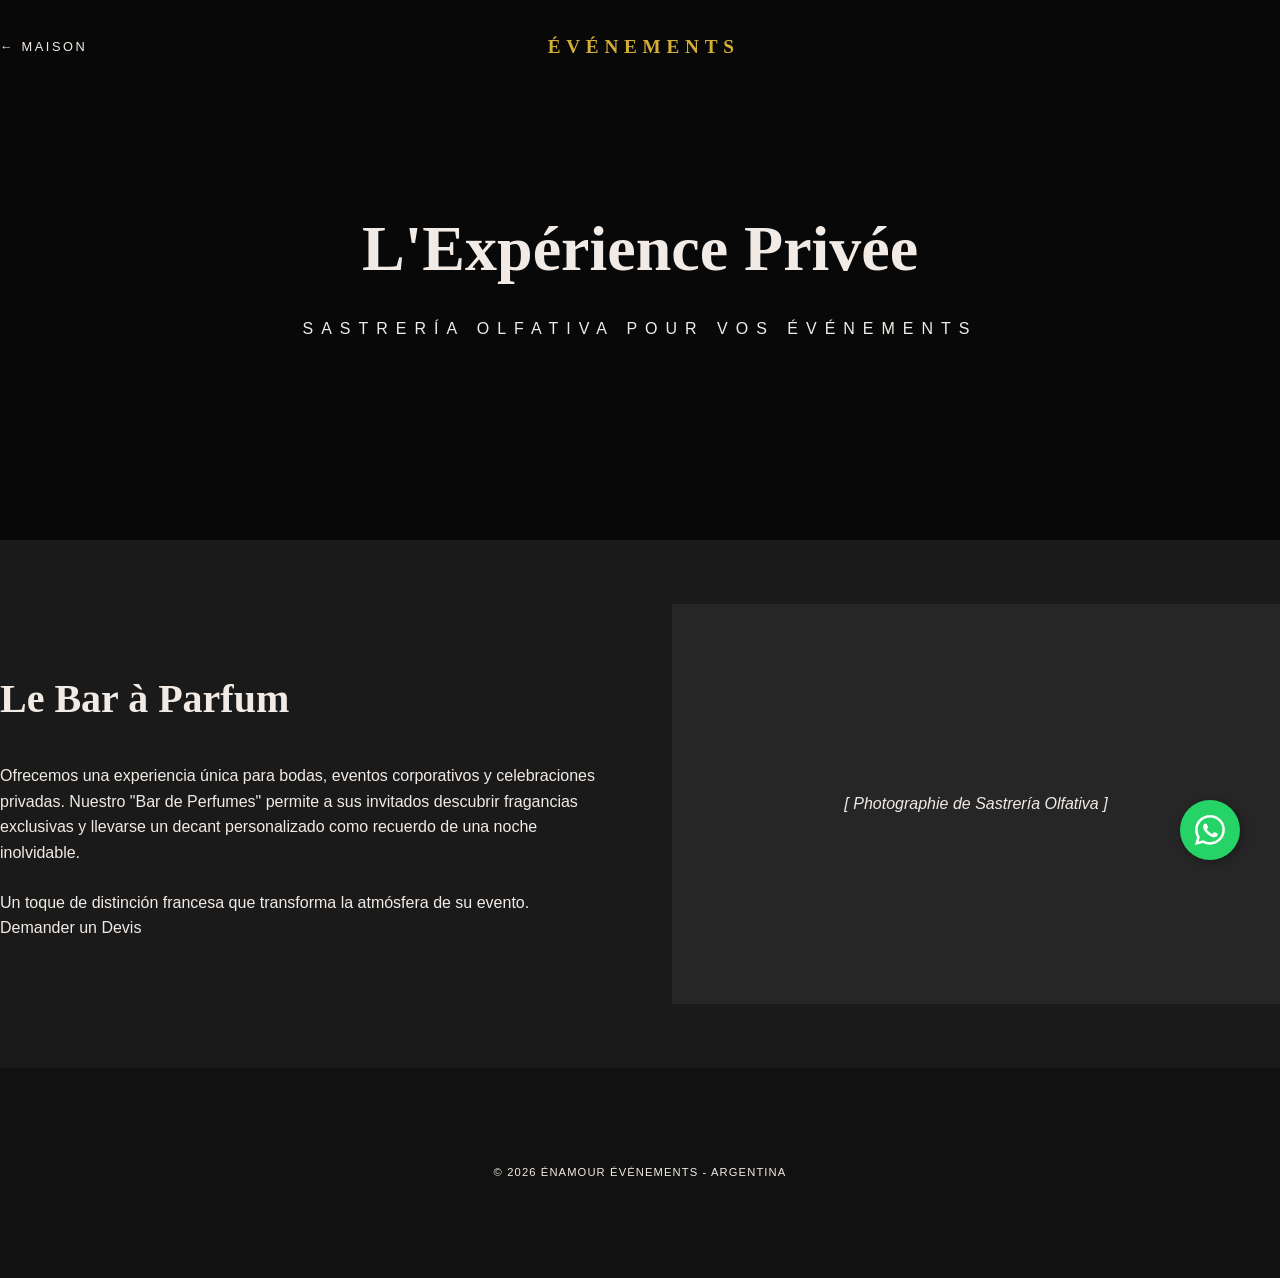
<file: eventos.html>
<!DOCTYPE html>
<html lang="fr">
<head>
    <meta charset="UTF-8">
    <meta name="viewport" content="width=device-width, initial-scale=1.0">
    <title>Événements ÉNAMOUR | Sastrería Olfativa</title>
    <link rel="stylesheet" href="css/styles.css">
    <style>
        .event-hero {
            height: 60vh;
            display: flex;
            flex-direction: column;
            justify-content: center;
            align-items: center;
            text-align: center;
            background: linear-gradient(rgba(0,0,0,0.7), rgba(0,0,0,0.7)), url('https://images.unsplash.com/photo-1512389142860-9c449e58a543?q=80&w=2069&auto=format&fit=crop') center/cover;
            border-bottom: 1px solid var(--color-gold);
        }
        .event-grid {
            display: grid;
            grid-template-columns: 1fr 1fr;
            gap: 4rem;
            margin-top: 4rem;
            align-items: center;
        }
        .event-text h2 {
            font-size: 2.5rem;
            margin-bottom: 2rem;
            color: var(--color-gold);
        }
    </style>
</head>
<body>

    <header class="container" style="padding: 2rem 0; display: flex; justify-content: space-between; align-items: center;">
        <a href="index.html" style="font-size: 0.8rem; letter-spacing: 0.2em; text-transform: uppercase;">← Maison</a>
        <h2 style="font-size: 1.2rem; color: var(--or-vintage); letter-spacing: 0.3em;">ÉVÉNEMENTS</h2>
        <div style="width: 80px;"></div>
    </header>

    <section class="event-hero">
        <h1 class="reveal" style="font-size: 4rem;">L'Expérience Privée</h1>
        <p class="reveal" style="letter-spacing: 0.5em; text-transform: uppercase; color: var(--color-gold); margin-top: 1rem;">Sastrería Olfativa pour vos Événements</p>
    </section>

    <main class="container">
        <div class="event-grid">
            <div class="event-text reveal">
                <h2>Le Bar à Parfum</h2>
                <p>Ofrecemos una experiencia única para bodas, eventos corporativos y celebraciones privadas. Nuestro "Bar de Perfumes" permite a sus invitados descubrir fragancias exclusivas y llevarse un decant personalizado como recuerdo de una noche inolvidable.</p>
                <p style="margin-top: 1.5rem;">Un toque de distinción francesa que transforma la atmósfera de su evento.</p>
                <a href="#" class="btn-luxury">Demander un Devis</a>
            </div>
            <div class="event-image reveal" style="animation-delay: 0.3s;">
                <div style="width: 100%; height: 400px; background: rgba(255,255,255,0.05); border: 1px solid var(--color-border); display: flex; justify-content: center; align-items: center; font-family: var(--font-heading); font-style: italic; color: var(--color-text-muted);">
                    [ Photographie de Sastrería Olfativa ]
                </div>
            </div>
        </div>
    </main>

    <footer class="container" style="padding: 6rem 0; text-align: center; border-top: 1px solid var(--color-border); margin-top: 4rem;">
        <p style="font-size: 0.7rem; color: var(--color-text-muted); letter-spacing: 0.1em;">© 2026 ÉNAMOUR ÉVÉNEMENTS - ARGENTINA</p>
    </footer>

    <!-- Botón Flotante de WhatsApp para conectar con el Agente Concierge -->
    <a href="https://wa.me/5491178285444?text=Bonjour,%20monsieur!%20Me%20gustar%C3%ADa%20recibir%20asesoramiento%20de%20su%20Concierge."
        class="whatsapp-float" target="_blank" title="Habla con nuestro Concierge">
        <svg xmlns="http://www.w3.org/2000/svg" width="30" height="30" fill="currentColor" viewBox="0 0 16 16">
            <path
                d="M13.601 2.326A7.854 7.854 0 0 0 7.994 0C3.627 0 .068 3.558.064 7.926c-.003 1.396.366 2.76 1.062 3.961L0 16l4.204-1.102a7.933 7.933 0 0 0 3.79.965h.004c4.368 0 7.926-3.558 7.93-7.93A7.898 7.898 0 0 0 13.6 2.326zM7.994 14.521a6.573 6.573 0 0 1-3.356-.92l-.24-.144-2.494.654.666-2.433-.156-.251a6.56 6.56 0 0 1-1.007-3.505c.004-3.639 2.961-6.592 6.608-6.592a6.56 6.56 0 0 1 4.66 1.932 6.557 6.557 0 0 1 1.928 4.66c-.004 3.639-2.961 6.592-6.608 6.592z" />
            <path
                d="M11.846 9.771c-.192-.096-1.139-.563-1.315-.628-.176-.065-.304-.096-.432.096-.128.192-.496.628-.608.761-.112.132-.224.148-.416.052-.192-.096-.81-.299-1.543-.953-.574-.51-1.033-1.144-1.155-1.336-.121-.192-.013-.296.083-.392.087-.087.192-.224.288-.336.096-.112.128-.192.192-.32.064-.128.032-.24-.016-.336-.048-.096-.432-1.04-.592-1.424-.156-.375-.316-.324-.432-.33-.112-.005-.24-.006-.368-.006-.128 0-.336.048-.512.24-.176.192-.672.656-.672 1.596 0 .94.688 1.848.784 1.976.096.128 1.352 2.066 3.276 2.888.456.195.812.312 1.09.4.458.146.875.125 1.204.076.366-.055 1.139-.465 1.3-.914.16-.448.16-.832.112-.914-.048-.082-.176-.128-.368-.224z" />
        </svg>
    </a>
</body>
</html>
</file>
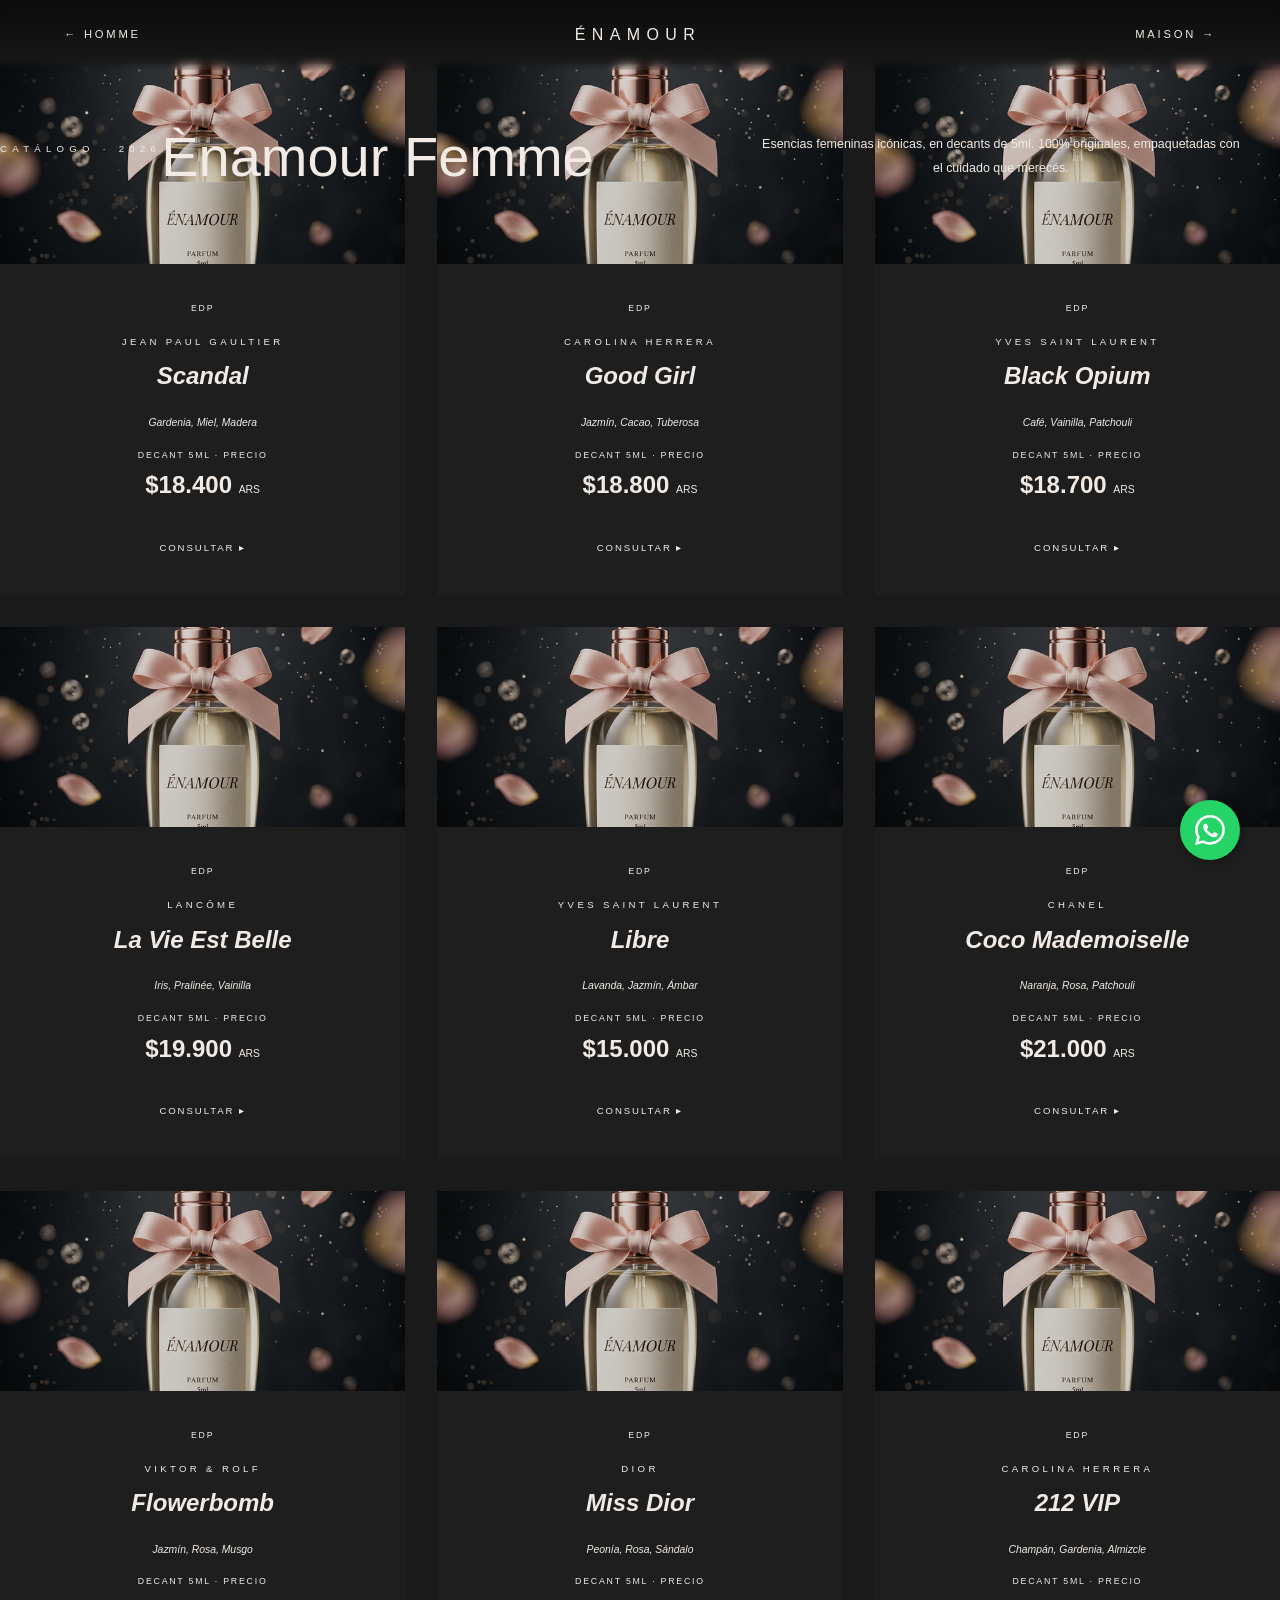
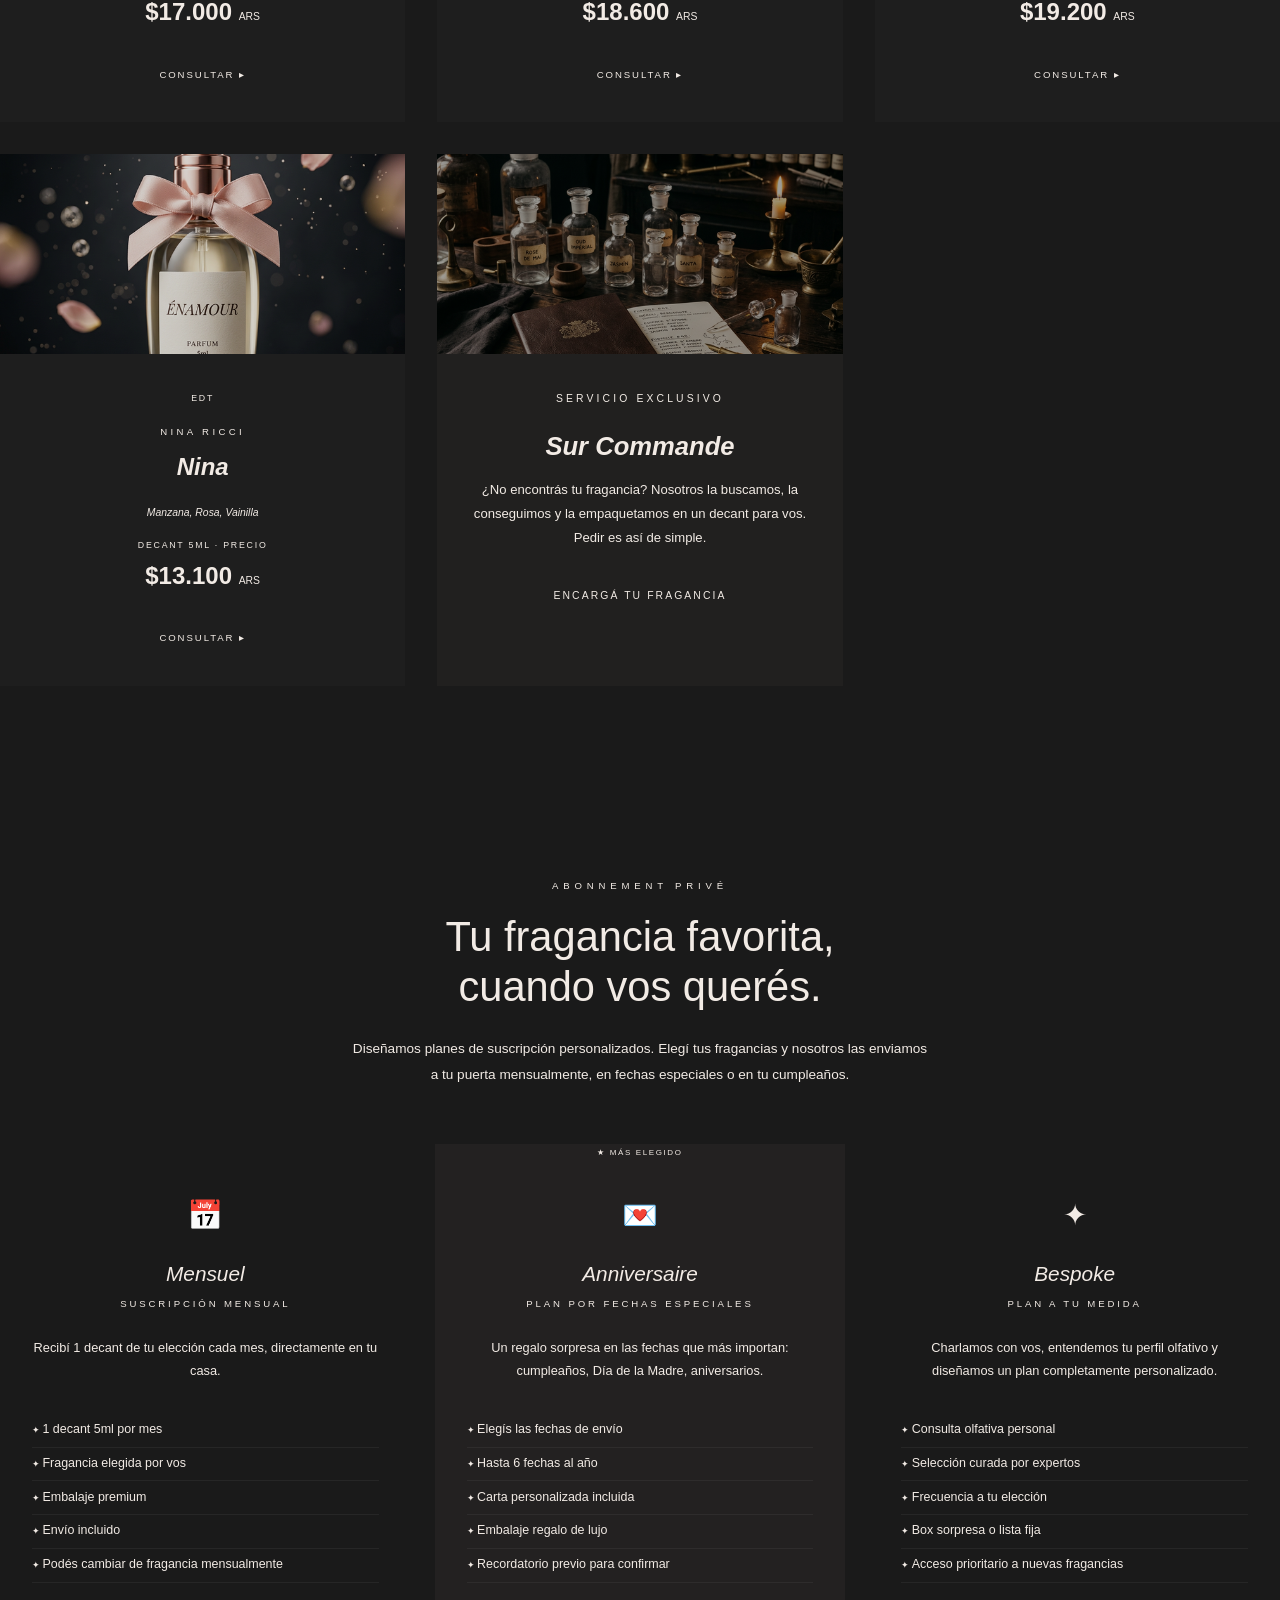
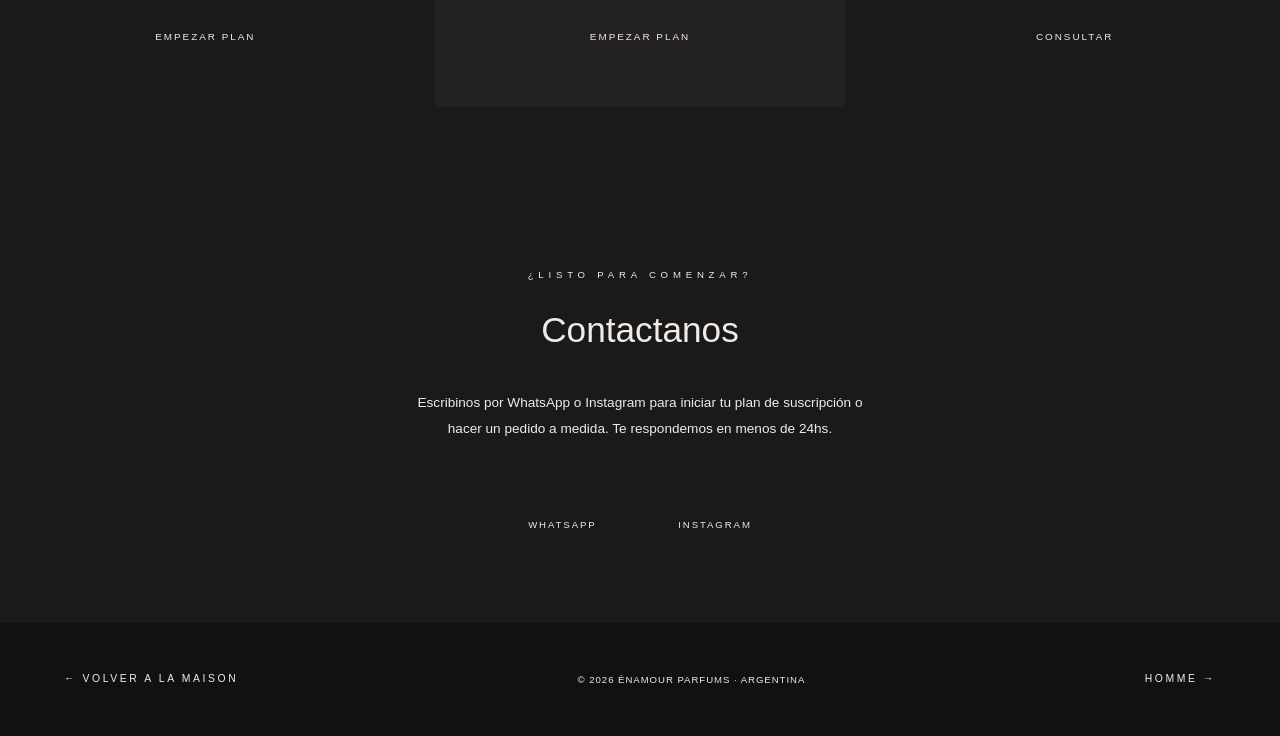
<file: femme.html>
<!DOCTYPE html>
<html lang="es">
<head>
    <meta charset="UTF-8">
    <meta name="viewport" content="width=device-width, initial-scale=1.0">
    <title>Ènamour Femme | Catálogo de Decants de Lujo</title>
    <link rel="stylesheet" href="css/styles.css">
    <style>
        /* NAV */
        .nav-top {
            position: fixed; top: 0; left: 0; right: 0;
            padding: 1.4rem 5%;
            display: flex; justify-content: space-between; align-items: center;
            z-index: 100;
            background: linear-gradient(to bottom, rgba(10,10,10,0.97), transparent);
            backdrop-filter: blur(4px);
        }

        /* HERO HEADER */
        .catalog-hero {
            padding: 7rem 0 3rem;
            text-align: center;
            border-bottom: 1px solid var(--color-border);
        }

        /* GRID */
        .catalog-grid {
            display: grid;
            grid-template-columns: repeat(auto-fill, minmax(300px, 1fr));
            gap: 2rem;
            padding: 4rem 0;
        }

        /* CARD BASE */
        .perfume-card {
            background: rgba(255,255,255,0.02);
            border: 1px solid var(--color-border);
            text-align: center;
            transition: all 0.5s ease;
            position: relative;
            overflow: hidden;
            cursor: pointer;
        }
        .perfume-card::after {
            content: '';
            position: absolute; bottom: 0; left: 0;
            width: 0; height: 2px;
            background: var(--color-champagne);
            transition: width 0.5s ease;
        }
        .perfume-card:hover::after { width: 100%; }
        .perfume-card:hover {
            transform: translateY(-6px);
            border-color: rgba(242,209,193,0.35);
            background: rgba(242,209,193,0.03);
        }

        /* CARD IMAGE */
        .card-img {
            width: 100%; height: 200px;
            object-fit: cover; object-position: center;
            display: block;
            filter: brightness(0.85);
            transition: filter 0.5s ease;
        }
        .perfume-card:hover .card-img { filter: brightness(1); }

        /* CARD BODY */
        .card-body { padding: 1.8rem; }
        .perfume-badge {
            font-size: 0.55rem; letter-spacing: 0.2em; color: var(--color-champagne);
            text-transform: uppercase; border: 1px solid var(--color-champagne);
            padding: 0.2rem 0.6rem; display: inline-block; margin-bottom: 1rem;
        }
        .perfume-brand {
            font-size: 0.6rem; letter-spacing: 0.35em; text-transform: uppercase;
            color: var(--color-text-muted); margin-bottom: 0.5rem;
        }
        .perfume-name {
            font-family: var(--font-heading); font-style: italic;
            font-size: 1.5rem; margin-bottom: 1.2rem;
        }
        .perfume-price-label {
            font-size: 0.55rem; letter-spacing: 0.2em; text-transform: uppercase;
            color: var(--color-text-muted); margin-bottom: 0.3rem;
        }
        .perfume-price {
            font-size: 1.5rem; font-weight: 600; color: var(--color-champagne);
        }
        .perfume-price span {
            font-size: 0.65rem; color: var(--color-text-muted); font-weight: 300;
        }
        .btn-card {
            display: inline-block; padding: 0.7rem 1.8rem;
            border: 1px solid var(--color-champagne); color: var(--color-champagne);
            font-size: 0.6rem; letter-spacing: 0.2em; text-transform: uppercase;
            margin-top: 1.5rem; transition: all 0.35s ease;
        }
        .btn-card:hover { background: var(--color-champagne); color: var(--color-bg); }

        /* SUR COMMANDE CARD (special) */
        .sur-commande-card {
            border: 1px solid var(--color-champagne);
            background: rgba(242,209,193,0.03);
            text-align: center; position: relative;
            overflow: hidden; cursor: pointer;
            transition: all 0.5s ease;
        }
        .sur-commande-card:hover {
            background: rgba(242,209,193,0.07);
            transform: translateY(-6px);
        }
        .sc-badge {
            position: absolute; top: 1rem; right: 1rem;
            background: var(--color-champagne); color: var(--color-bg);
            font-size: 0.5rem; letter-spacing: 0.2em; text-transform: uppercase;
            padding: 0.25rem 0.6rem;
        }
        .sc-img {
            width: 100%; height: 200px;
            object-fit: cover; object-position: center;
            filter: brightness(0.6) sepia(0.1);
            transition: filter 0.5s ease;
        }
        .sur-commande-card:hover .sc-img { filter: brightness(0.75) sepia(0.05); }
        .sc-body { padding: 1.8rem; }
        .sc-title {
            font-family: var(--font-heading); font-size: 1.6rem;
            color: var(--color-champagne); font-style: italic; margin-bottom: 0.7rem;
        }
        .sc-subtitle {
            font-size: 0.65rem; letter-spacing: 0.3em; text-transform: uppercase;
            color: var(--color-text-muted); margin-bottom: 1.2rem;
        }
        .sc-desc {
            font-size: 0.82rem; color: var(--color-text-muted);
            line-height: 1.8; margin-bottom: 1.5rem;
        }
        .btn-sc {
            display: inline-block; padding: 0.9rem 2.5rem;
            background: var(--color-champagne); color: var(--color-bg);
            font-size: 0.65rem; letter-spacing: 0.2em; text-transform: uppercase;
            transition: all 0.35s ease;
        }
        .btn-sc:hover {
            background: transparent;
            color: var(--color-champagne);
            border: 1px solid var(--color-champagne);
        }

        /* ====== SUSCRIPCIÓN ====== */
        .subscription-section {
            margin: 3rem 0 5rem;
            border-top: 1px solid var(--color-border);
            padding-top: 5rem;
        }
        .section-eyebrow {
            font-size: 0.6rem; letter-spacing: 0.5em; text-transform: uppercase;
            color: var(--color-champagne); margin-bottom: 1.2rem;
        }
        .plans-grid {
            display: grid;
            grid-template-columns: repeat(3, 1fr);
            gap: 1.5rem;
            margin-top: 3.5rem;
        }
        .plan-card {
            border: 1px solid var(--color-border);
            padding: 3rem 2rem; text-align: center;
            position: relative; transition: all 0.4s ease;
        }
        .plan-card:hover {
            border-color: var(--color-champagne);
            transform: translateY(-5px);
        }
        .plan-card.featured {
            border-color: var(--color-champagne);
            background: rgba(242,209,193,0.04);
        }
        .plan-badge-feat {
            position: absolute; top: -1px; left: 50%;
            transform: translateX(-50%);
            background: var(--color-champagne); color: var(--color-bg);
            font-size: 0.5rem; letter-spacing: 0.2em; text-transform: uppercase;
            padding: 0.25rem 1rem; white-space: nowrap;
        }
        .plan-icon { font-size: 1.8rem; margin-bottom: 1.2rem; }
        .plan-name {
            font-family: var(--font-heading); font-size: 1.3rem;
            font-style: italic; color: var(--color-champagne);
            margin-bottom: 0.4rem;
        }
        .plan-esp {
            font-size: 0.6rem; letter-spacing: 0.3em; text-transform: uppercase;
            color: var(--color-text-muted); margin-bottom: 1.5rem;
        }
        .plan-desc {
            font-size: 0.8rem; color: var(--color-text-muted);
            line-height: 1.8; margin-bottom: 2rem;
        }
        .plan-features {
            list-style: none; text-align: left; margin-bottom: 2rem;
        }
        .plan-features li {
            font-size: 0.78rem; color: var(--color-text-muted);
            padding: 0.4rem 0;
            border-bottom: 1px solid rgba(255,255,255,0.05);
        }
        .plan-features li::before {
            content: "✦ "; color: var(--color-champagne); font-size: 0.55rem;
        }
        .btn-plan {
            display: inline-block; width: 100%; padding: 0.9rem 0;
            border: 1px solid var(--color-champagne); color: var(--color-champagne);
            font-size: 0.62rem; letter-spacing: 0.2em; text-transform: uppercase;
            transition: all 0.35s ease;
        }
        .btn-plan:hover { background: var(--color-champagne); color: var(--color-bg); }

        @media (max-width: 768px) {
            .plans-grid { grid-template-columns: 1fr; }
            .catalog-grid { grid-template-columns: 1fr; }
        }
    </style>
</head>
<body>

    <nav class="nav-top">
        <a href="homme.html" style="font-size: 0.7rem; letter-spacing: 0.25em; text-transform: uppercase; color: var(--color-gold);">← Homme</a>
        <span style="font-family: var(--font-heading); font-size: 1rem; letter-spacing: 0.4em; color: var(--color-champagne);">ÉNAMOUR</span>
        <a href="index.html" style="font-size: 0.7rem; letter-spacing: 0.25em; text-transform: uppercase; color: var(--color-text-muted);">Maison →</a>
    </nav>

    <header class="catalog-hero">
        <p style="font-size: 0.6rem; letter-spacing: 0.55em; text-transform: uppercase; color: var(--color-text-muted); margin-bottom: 1rem;">Catálogo · 2026</p>
        <h1 style="font-family: var(--font-heading); font-size: 3.5rem; color: var(--color-champagne); font-weight: 400;">Ènamour Femme</h1>
        <div style="width: 50px; height: 1px; background: var(--color-champagne); margin: 1.5rem auto;"></div>
        <p style="font-size: 0.78rem; color: var(--color-text-muted); max-width: 480px; margin: 0 auto; line-height: 1.9;">
            Esencias femeninas icónicas, en decants de 5ml. 100% originales, empaquetadas con el cuidado que merecés.
        </p>
    </header>

    <div class="container">
        <div id="perfume-list" class="catalog-grid"></div>
    </div>

    <!-- ====== SUSCRIPCIÓN ====== -->
    <section class="container subscription-section">
        <div style="text-align: center; max-width: 580px; margin: 0 auto;">
            <p class="section-eyebrow">Abonnement Privé</p>
            <h2 style="font-family: var(--font-heading); font-size: 2.6rem; font-weight: 400; line-height: 1.2;">
                Tu fragancia favorita,<br>cuando vos querés.
            </h2>
            <p style="font-size: 0.85rem; color: var(--color-text-muted); margin-top: 1.5rem; line-height: 1.9;">
                Diseñamos planes de suscripción personalizados. Elegí tus fragancias y nosotros las enviamos a tu puerta mensualmente, en fechas especiales o en tu cumpleaños.
            </p>
        </div>

        <div class="plans-grid">

            <div class="plan-card">
                <div class="plan-icon">📅</div>
                <p class="plan-name">Mensuel</p>
                <p class="plan-esp">Suscripción Mensual</p>
                <p class="plan-desc">Recibí 1 decant de tu elección cada mes, directamente en tu casa.</p>
                <ul class="plan-features">
                    <li>1 decant 5ml por mes</li>
                    <li>Fragancia elegida por vos</li>
                    <li>Embalaje premium</li>
                    <li>Envío incluido</li>
                    <li>Podés cambiar de fragancia mensualmente</li>
                </ul>
                <a href="#contacto" class="btn-plan">Empezar Plan</a>
            </div>

            <div class="plan-card featured">
                <div class="plan-badge-feat">★ Más Elegido</div>
                <div class="plan-icon">💌</div>
                <p class="plan-name">Anniversaire</p>
                <p class="plan-esp">Plan por Fechas Especiales</p>
                <p class="plan-desc">Un regalo sorpresa en las fechas que más importan: cumpleaños, Día de la Madre, aniversarios.</p>
                <ul class="plan-features">
                    <li>Elegís las fechas de envío</li>
                    <li>Hasta 6 fechas al año</li>
                    <li>Carta personalizada incluida</li>
                    <li>Embalaje regalo de lujo</li>
                    <li>Recordatorio previo para confirmar</li>
                </ul>
                <a href="#contacto" class="btn-plan">Empezar Plan</a>
            </div>

            <div class="plan-card">
                <div class="plan-icon">✦</div>
                <p class="plan-name">Bespoke</p>
                <p class="plan-esp">Plan a tu Medida</p>
                <p class="plan-desc">Charlamos con vos, entendemos tu perfil olfativo y diseñamos un plan completamente personalizado.</p>
                <ul class="plan-features">
                    <li>Consulta olfativa personal</li>
                    <li>Selección curada por expertos</li>
                    <li>Frecuencia a tu elección</li>
                    <li>Box sorpresa o lista fija</li>
                    <li>Acceso prioritario a nuevas fragancias</li>
                </ul>
                <a href="#contacto" class="btn-plan">Consultar</a>
            </div>
        </div>
    </section>

    <!-- CONTACT ANCHOR -->
    <div id="contacto" class="container" style="text-align: center; padding: 5rem 0; border-top: 1px solid var(--color-border);">
        <p style="font-size: 0.6rem; letter-spacing: 0.5em; text-transform: uppercase; color: var(--color-text-muted); margin-bottom: 1.2rem;">¿Listo para comenzar?</p>
        <h2 style="font-family: var(--font-heading); font-size: 2.2rem; font-weight: 400; margin-bottom: 2rem;">Contactanos</h2>
        <p style="font-size: 0.85rem; color: var(--color-text-muted); line-height: 1.9; max-width: 460px; margin: 0 auto 2.5rem;">
            Escribinos por WhatsApp o Instagram para iniciar tu plan de suscripción o hacer un pedido a medida. Te respondemos en menos de 24hs.
        </p>
        <div style="display: flex; gap: 1.5rem; justify-content: center; flex-wrap: wrap;">
            <a href="#" class="btn-card" style="border-color: var(--color-champagne); color: var(--color-champagne);">WhatsApp</a>
            <a href="#" class="btn-card" style="border-color: var(--color-text-muted); color: var(--color-text-muted);">Instagram</a>
        </div>
    </div>

    <footer style="padding: 3rem 5%; border-top: 1px solid var(--color-border); display: flex; justify-content: space-between; align-items: center;">
        <a href="index.html" style="font-size: 0.65rem; letter-spacing: 0.25em; text-transform: uppercase; color: var(--color-text-muted);">← Volver a la Maison</a>
        <p style="font-size: 0.6rem; color: var(--color-text-muted); letter-spacing: 0.1em;">© 2026 ÉNAMOUR PARFUMS · ARGENTINA</p>
        <a href="homme.html" style="font-size: 0.65rem; letter-spacing: 0.25em; text-transform: uppercase; color: var(--color-gold);">Homme →</a>
    </footer>

    <script>
        const PERFUMES_FEMME = [
            { id: "f1",  name: "Scandal",           brand: "Jean Paul Gaultier",  type: "EDP", price: 18400, notes: "Gardenia, Miel, Madera" },
            { id: "f2",  name: "Good Girl",          brand: "Carolina Herrera",    type: "EDP", price: 18800, notes: "Jazmín, Cacao, Tuberosa" },
            { id: "f3",  name: "Black Opium",        brand: "Yves Saint Laurent",  type: "EDP", price: 18700, notes: "Café, Vainilla, Patchouli" },
            { id: "f4",  name: "La Vie Est Belle",   brand: "Lancôme",             type: "EDP", price: 19900, notes: "Iris, Pralinée, Vainilla" },
            { id: "f5",  name: "Libre",              brand: "Yves Saint Laurent",  type: "EDP", price: 15000, notes: "Lavanda, Jazmín, Ámbar" },
            { id: "f6",  name: "Coco Mademoiselle",  brand: "Chanel",              type: "EDP", price: 21000, notes: "Naranja, Rosa, Patchouli" },
            { id: "f7",  name: "Flowerbomb",         brand: "Viktor & Rolf",       type: "EDP", price: 17000, notes: "Jazmín, Rosa, Musgo" },
            { id: "f8",  name: "Miss Dior",          brand: "Dior",                type: "EDP", price: 18600, notes: "Peonía, Rosa, Sándalo" },
            { id: "f9",  name: "212 VIP",            brand: "Carolina Herrera",    type: "EDP", price: 19200, notes: "Champán, Gardenia, Almizcle" },
            { id: "f10", name: "Nina",               brand: "Nina Ricci",          type: "EDT", price: 13100, notes: "Manzana, Rosa, Vainilla" }
        ];

        const list = document.getElementById('perfume-list');

        PERFUMES_FEMME.forEach((p, i) => {
            const card = document.createElement('div');
            card.className = 'perfume-card reveal';
            card.style.animationDelay = `${i * 0.07}s`;
            card.innerHTML = `
                <img src="img_femme.png" alt="${p.name} - ${p.brand}" class="card-img">
                <div class="card-body">
                    <span class="perfume-badge">${p.type}</span>
                    <p class="perfume-brand">${p.brand}</p>
                    <h3 class="perfume-name">${p.name}</h3>
                    <p style="font-size: 0.65rem; color: var(--color-text-muted); margin-bottom: 1rem; font-style: italic;">${p.notes}</p>
                    <p class="perfume-price-label">Decant 5ml · Precio</p>
                    <p class="perfume-price">$${p.price.toLocaleString('es-AR')} <span>ARS</span></p>
                    <a href="#contacto" class="btn-card">Consultar ▸</a>
                </div>
            `;
            list.appendChild(card);
        });

        // Tarjeta Sur Commande
        const surCommande = document.createElement('div');
        surCommande.className = 'sur-commande-card reveal';
        surCommande.style.animationDelay = '0.8s';
        surCommande.innerHTML = `
            <span class="sc-badge">Encargo</span>
            <img src="img_sur_commande.png" alt="Fragancia a pedido" class="sc-img">
            <div class="sc-body">
                <p class="sc-subtitle">Servicio Exclusivo</p>
                <h3 class="sc-title">Sur Commande</h3>
                <p class="sc-desc">
                    ¿No encontrás tu fragancia? Nosotros la buscamos, la conseguimos y la empaquetamos 
                    en un decant para vos. Pedir es así de simple.
                </p>
                <a href="#contacto" class="btn-sc">Encargá tu fragancia</a>
            </div>
        `;
        list.appendChild(surCommande);
    </script>
    <!-- Botón Flotante de WhatsApp para conectar con el Agente Concierge -->
    <a href="https://wa.me/5491178285444?text=Bonjour,%20monsieur!%20Me%20gustar%C3%ADa%20recibir%20asesoramiento%20de%20su%20Concierge."
        class="whatsapp-float" target="_blank" title="Habla con nuestro Concierge">
        <svg xmlns="http://www.w3.org/2000/svg" width="30" height="30" fill="currentColor" viewBox="0 0 16 16">
            <path
                d="M13.601 2.326A7.854 7.854 0 0 0 7.994 0C3.627 0 .068 3.558.064 7.926c-.003 1.396.366 2.76 1.062 3.961L0 16l4.204-1.102a7.933 7.933 0 0 0 3.79.965h.004c4.368 0 7.926-3.558 7.93-7.93A7.898 7.898 0 0 0 13.6 2.326zM7.994 14.521a6.573 6.573 0 0 1-3.356-.92l-.24-.144-2.494.654.666-2.433-.156-.251a6.56 6.56 0 0 1-1.007-3.505c.004-3.639 2.961-6.592 6.608-6.592a6.56 6.56 0 0 1 4.66 1.932 6.557 6.557 0 0 1 1.928 4.66c-.004 3.639-2.961 6.592-6.608 6.592z" />
            <path
                d="M11.846 9.771c-.192-.096-1.139-.563-1.315-.628-.176-.065-.304-.096-.432.096-.128.192-.496.628-.608.761-.112.132-.224.148-.416.052-.192-.096-.81-.299-1.543-.953-.574-.51-1.033-1.144-1.155-1.336-.121-.192-.013-.296.083-.392.087-.087.192-.224.288-.336.096-.112.128-.192.192-.32.064-.128.032-.24-.016-.336-.048-.096-.432-1.04-.592-1.424-.156-.375-.316-.324-.432-.33-.112-.005-.24-.006-.368-.006-.128 0-.336.048-.512.24-.176.192-.672.656-.672 1.596 0 .94.688 1.848.784 1.976.096.128 1.352 2.066 3.276 2.888.456.195.812.312 1.09.4.458.146.875.125 1.204.076.366-.055 1.139-.465 1.3-.914.16-.448.16-.832.112-.914-.048-.082-.176-.128-.368-.224z" />
        </svg>
    </a>
</body>
</html>
</file>
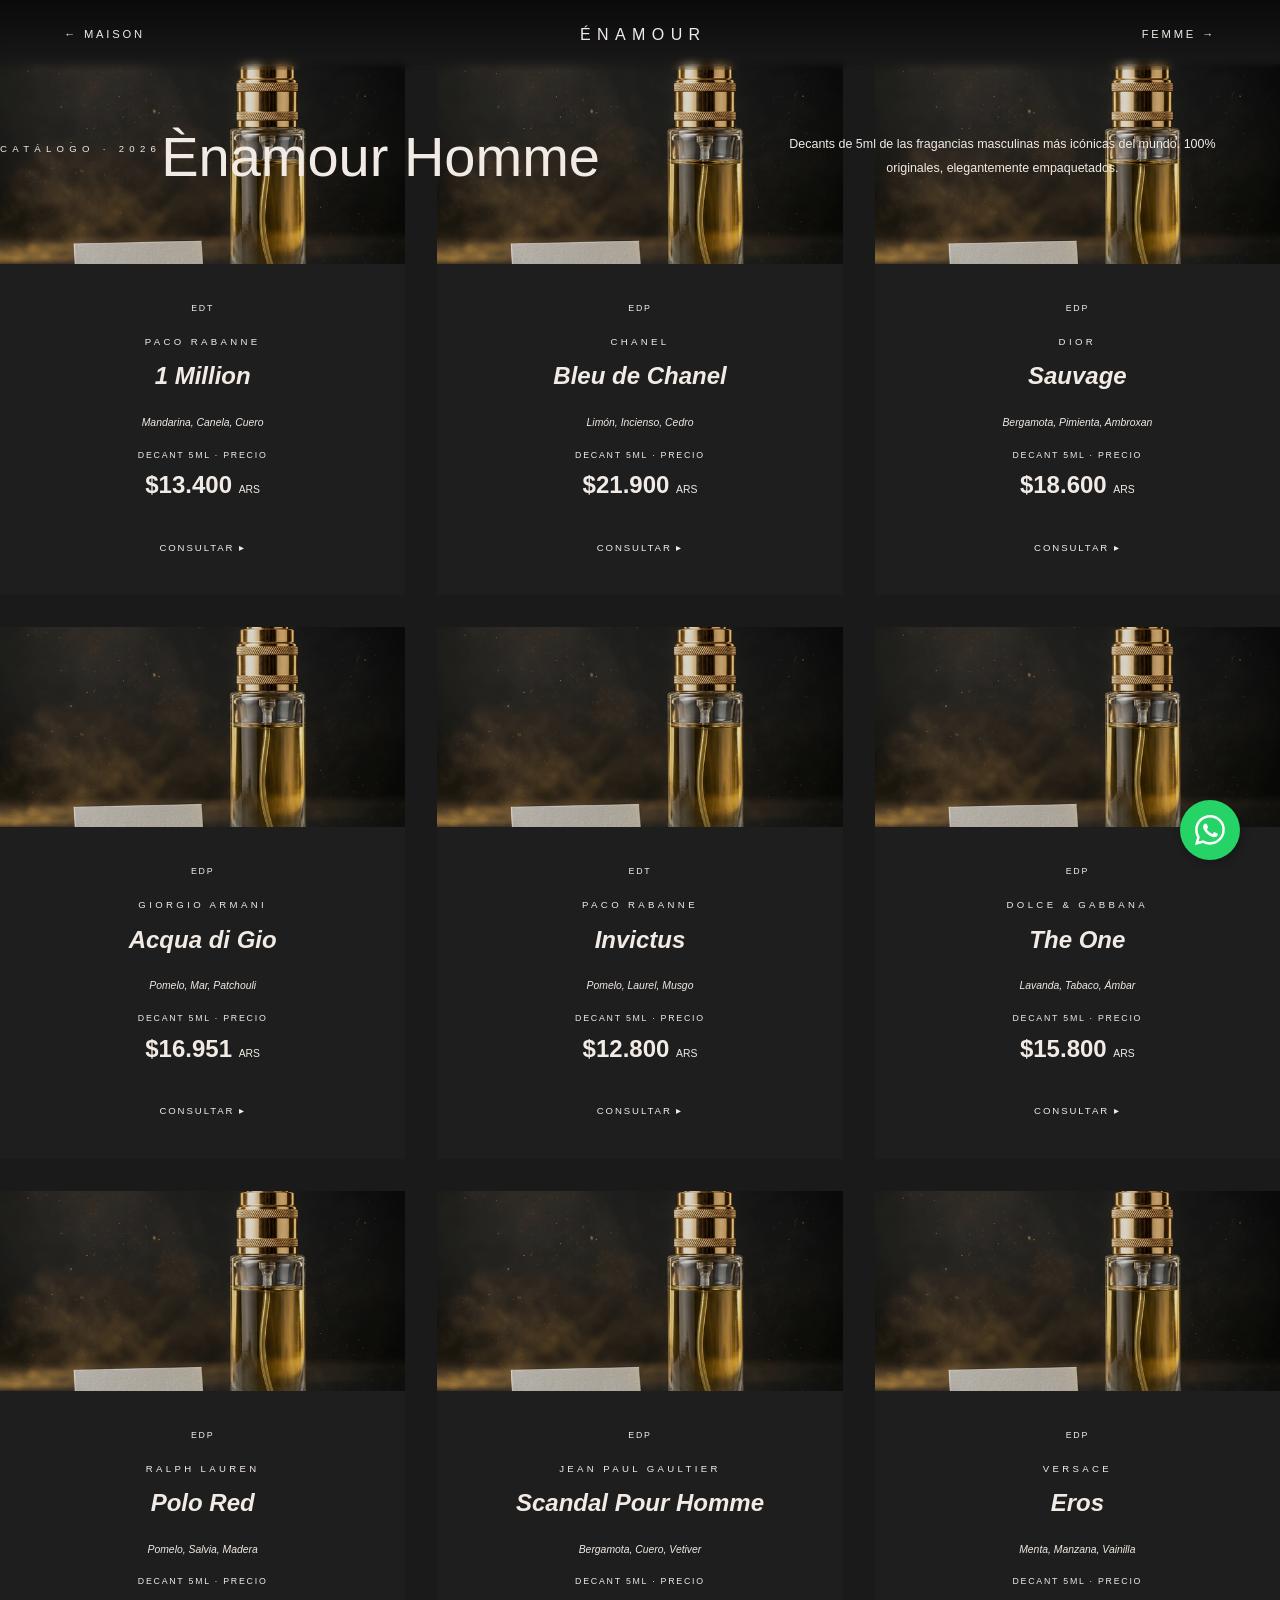
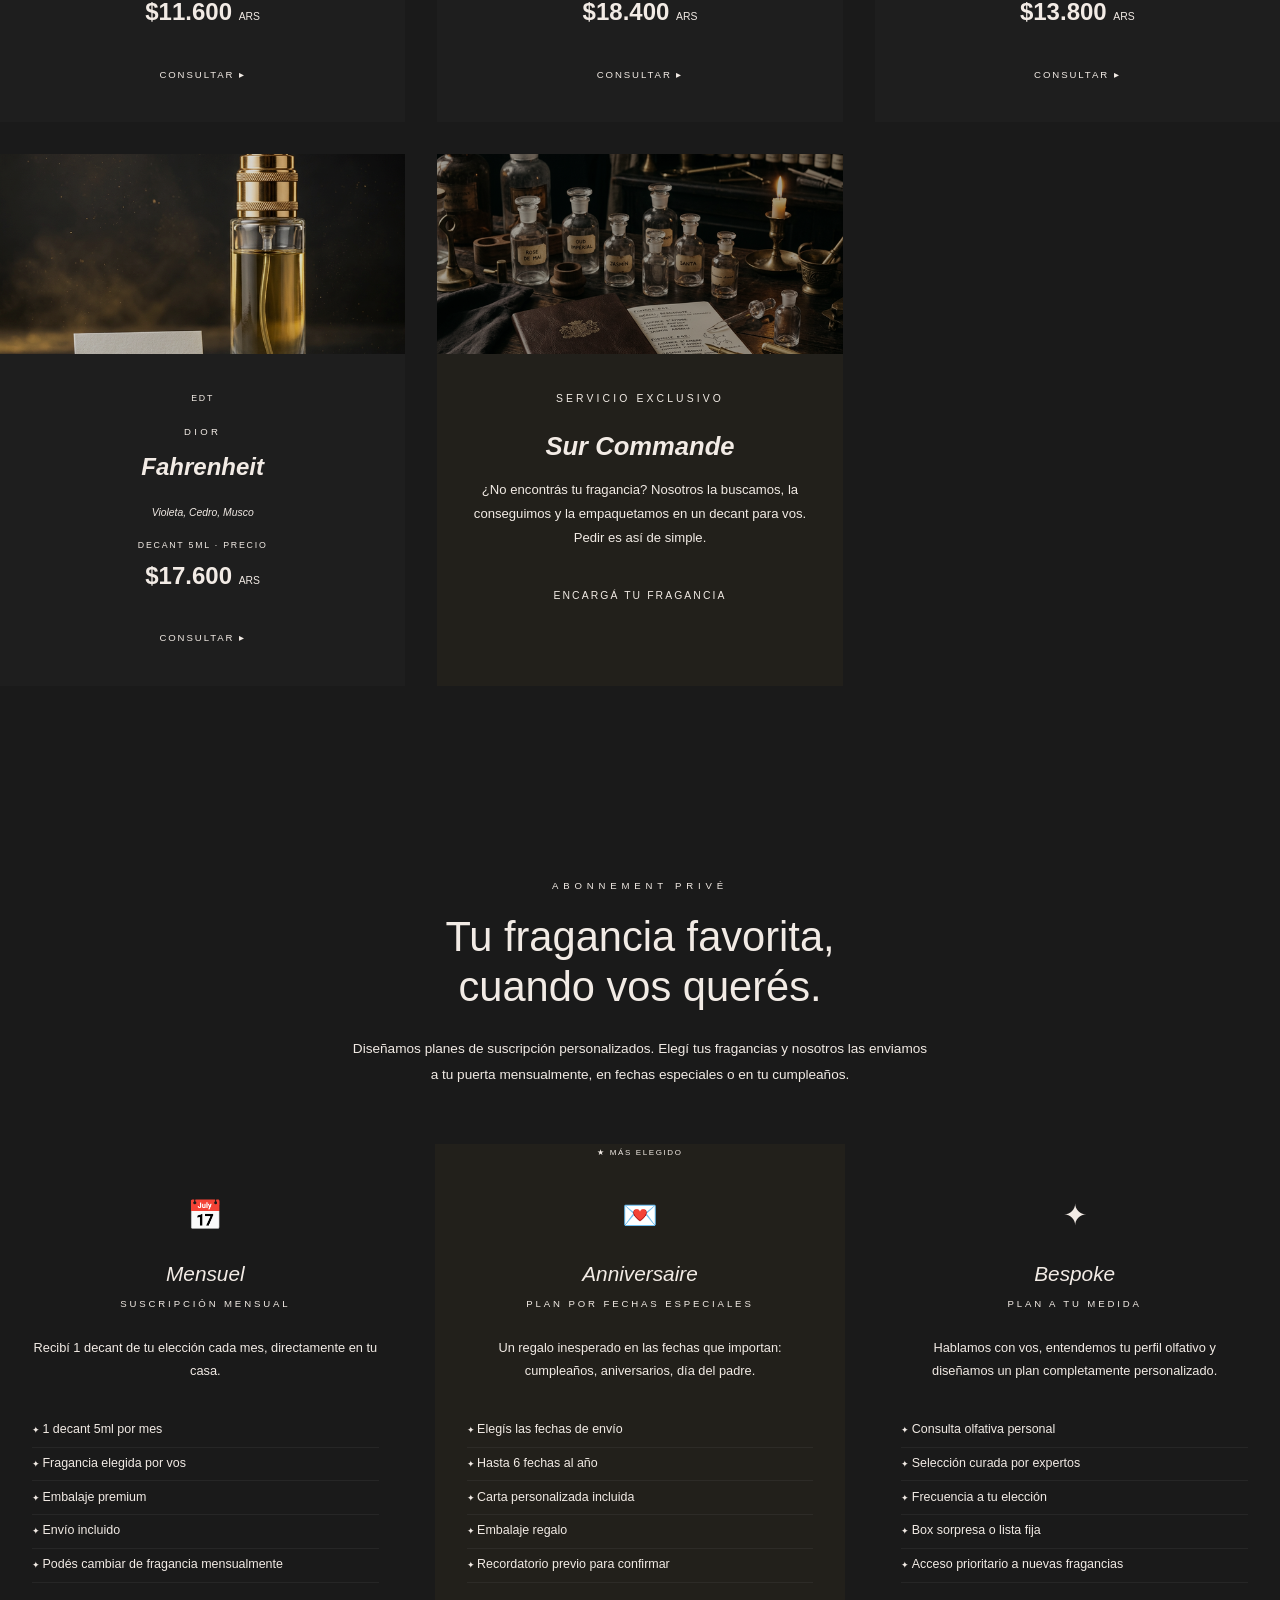
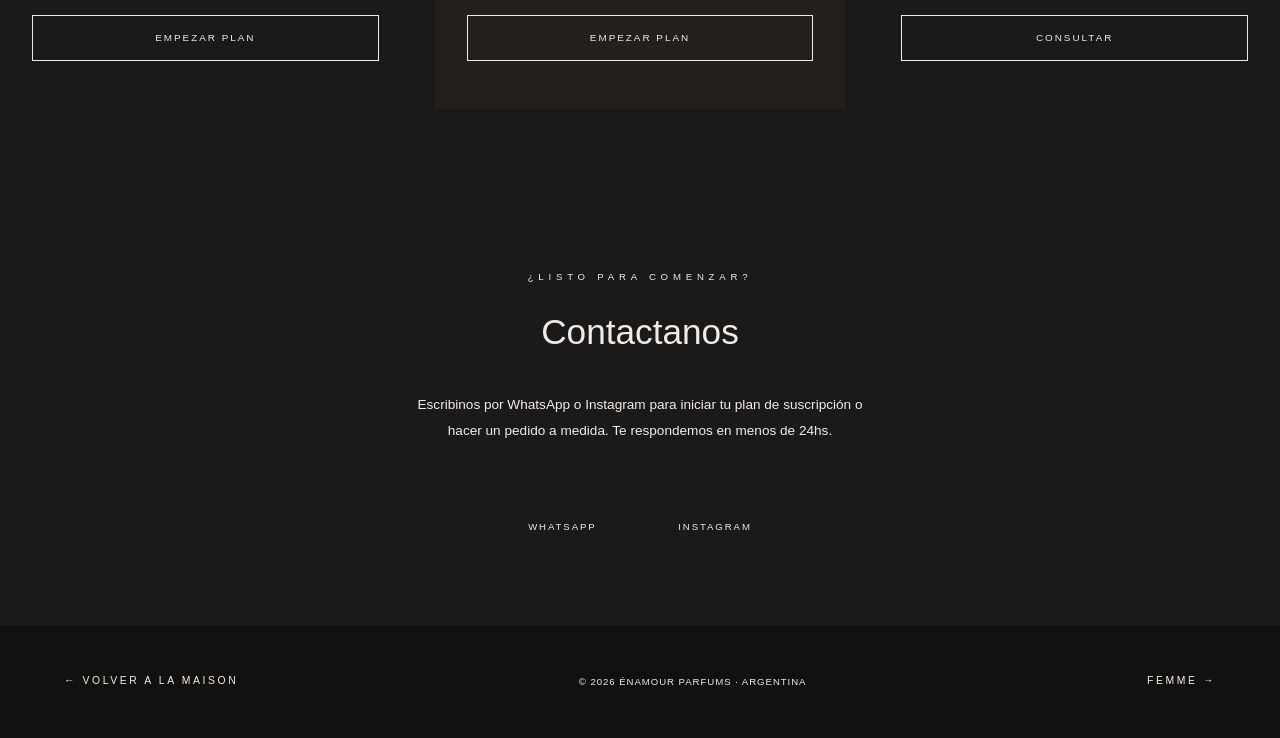
<file: homme.html>
<!DOCTYPE html>
<html lang="es">
<head>
    <meta charset="UTF-8">
    <meta name="viewport" content="width=device-width, initial-scale=1.0">
    <title>Ènamour Homme | Catálogo de Decants de Lujo</title>
    <link rel="stylesheet" href="css/styles.css">
    <style>
        /* NAV */
        .nav-top {
            position: fixed; top: 0; left: 0; right: 0;
            padding: 1.4rem 5%;
            display: flex; justify-content: space-between; align-items: center;
            z-index: 100;
            background: linear-gradient(to bottom, rgba(10,10,10,0.97), transparent);
            backdrop-filter: blur(4px);
        }

        /* HERO HEADER */
        .catalog-hero {
            padding: 7rem 0 3rem;
            text-align: center;
            border-bottom: 1px solid var(--color-border);
        }

        /* GRID */
        .catalog-grid {
            display: grid;
            grid-template-columns: repeat(auto-fill, minmax(300px, 1fr));
            gap: 2rem;
            padding: 4rem 0;
        }

        /* CARD BASE */
        .perfume-card {
            background: rgba(255,255,255,0.02);
            border: 1px solid var(--color-border);
            text-align: center;
            transition: all 0.5s ease;
            position: relative;
            overflow: hidden;
            cursor: pointer;
        }
        .perfume-card::after {
            content: '';
            position: absolute; bottom: 0; left: 0;
            width: 0; height: 2px;
            background: var(--color-gold);
            transition: width 0.5s ease;
        }
        .perfume-card:hover::after { width: 100%; }
        .perfume-card:hover {
            transform: translateY(-6px);
            border-color: rgba(212,175,55,0.35);
            background: rgba(212,175,55,0.03);
        }

        /* CARD IMAGE */
        .card-img {
            width: 100%;
            height: 200px;
            object-fit: cover;
            object-position: center;
            display: block;
            filter: brightness(0.85);
            transition: filter 0.5s ease;
        }
        .perfume-card:hover .card-img { filter: brightness(1); }

        /* CARD BODY */
        .card-body { padding: 1.8rem; }
        .perfume-badge {
            font-size: 0.55rem; letter-spacing: 0.2em; color: var(--color-gold);
            text-transform: uppercase; border: 1px solid var(--color-gold);
            padding: 0.2rem 0.6rem; display: inline-block; margin-bottom: 1rem;
        }
        .perfume-brand {
            font-size: 0.6rem; letter-spacing: 0.35em; text-transform: uppercase;
            color: var(--color-text-muted); margin-bottom: 0.5rem;
        }
        .perfume-name {
            font-family: var(--font-heading); font-style: italic;
            font-size: 1.5rem; margin-bottom: 1.2rem;
        }
        .perfume-price-label {
            font-size: 0.55rem; letter-spacing: 0.2em; text-transform: uppercase;
            color: var(--color-text-muted); margin-bottom: 0.3rem;
        }
        .perfume-price {
            font-size: 1.5rem; font-weight: 600; color: var(--color-gold);
        }
        .perfume-price span {
            font-size: 0.65rem; color: var(--color-text-muted); font-weight: 300;
        }
        .btn-card {
            display: inline-block; padding: 0.7rem 1.8rem;
            border: 1px solid var(--color-gold); color: var(--color-gold);
            font-size: 0.6rem; letter-spacing: 0.2em; text-transform: uppercase;
            margin-top: 1.5rem; transition: all 0.35s ease;
        }
        .btn-card:hover { background: var(--color-gold); color: var(--color-bg); }

        /* SUR COMMANDE CARD (special) */
        .sur-commande-card {
            border: 1px solid var(--color-gold);
            background: rgba(212,175,55,0.04);
            text-align: center;
            position: relative;
            overflow: hidden;
            cursor: pointer;
            transition: all 0.5s ease;
        }
        .sur-commande-card:hover {
            background: rgba(212,175,55,0.08);
            transform: translateY(-6px);
        }
        .sc-badge {
            position: absolute; top: 1rem; right: 1rem;
            background: var(--color-gold); color: var(--color-bg);
            font-size: 0.5rem; letter-spacing: 0.2em; text-transform: uppercase;
            padding: 0.25rem 0.6rem;
        }
        .sc-img {
            width: 100%; height: 200px;
            object-fit: cover; object-position: center;
            filter: brightness(0.6) sepia(0.2);
            transition: filter 0.5s ease;
        }
        .sur-commande-card:hover .sc-img { filter: brightness(0.75) sepia(0.1); }
        .sc-body { padding: 1.8rem; }
        .sc-title {
            font-family: var(--font-heading); font-size: 1.6rem;
            color: var(--color-gold); font-style: italic; margin-bottom: 0.7rem;
        }
        .sc-subtitle {
            font-size: 0.65rem; letter-spacing: 0.3em; text-transform: uppercase;
            color: var(--color-text-muted); margin-bottom: 1.2rem;
        }
        .sc-desc {
            font-size: 0.82rem; color: var(--color-text-muted);
            line-height: 1.8; margin-bottom: 1.5rem;
        }
        .btn-sc {
            display: inline-block; padding: 0.9rem 2.5rem;
            background: var(--color-gold); color: var(--color-bg);
            font-size: 0.65rem; letter-spacing: 0.2em; text-transform: uppercase;
            transition: all 0.35s ease;
        }
        .btn-sc:hover {
            background: transparent;
            color: var(--color-gold);
            border: 1px solid var(--color-gold);
        }

        /* ====== SUSCRIPCIÓN ====== */
        .subscription-section {
            margin: 3rem 0 5rem;
            border-top: 1px solid var(--color-border);
            padding-top: 5rem;
        }
        .section-eyebrow {
            font-size: 0.6rem; letter-spacing: 0.5em; text-transform: uppercase;
            color: var(--color-gold); margin-bottom: 1.2rem;
        }
        .plans-grid {
            display: grid;
            grid-template-columns: repeat(3, 1fr);
            gap: 1.5rem;
            margin-top: 3.5rem;
        }
        .plan-card {
            border: 1px solid var(--color-border);
            padding: 3rem 2rem;
            text-align: center;
            position: relative;
            transition: all 0.4s ease;
        }
        .plan-card:hover {
            border-color: var(--color-gold);
            transform: translateY(-5px);
        }
        .plan-card.featured {
            border-color: var(--color-gold);
            background: rgba(212,175,55,0.04);
        }
        .plan-badge-feat {
            position: absolute; top: -1px; left: 50%;
            transform: translateX(-50%);
            background: var(--color-gold); color: var(--color-bg);
            font-size: 0.5rem; letter-spacing: 0.2em; text-transform: uppercase;
            padding: 0.25rem 1rem; white-space: nowrap;
        }
        .plan-icon { font-size: 1.8rem; margin-bottom: 1.2rem; }
        .plan-name {
            font-family: var(--font-heading); font-size: 1.3rem;
            font-style: italic; color: var(--color-gold);
            margin-bottom: 0.4rem;
        }
        .plan-esp {
            font-size: 0.6rem; letter-spacing: 0.3em; text-transform: uppercase;
            color: var(--color-text-muted); margin-bottom: 1.5rem;
        }
        .plan-desc {
            font-size: 0.8rem; color: var(--color-text-muted);
            line-height: 1.8; margin-bottom: 2rem;
        }
        .plan-features {
            list-style: none; text-align: left; margin-bottom: 2rem;
        }
        .plan-features li {
            font-size: 0.78rem; color: var(--color-text-muted);
            padding: 0.4rem 0;
            border-bottom: 1px solid rgba(255,255,255,0.05);
        }
        .plan-features li::before {
            content: "✦ "; color: var(--color-gold); font-size: 0.55rem;
        }
        .btn-plan {
            display: inline-block; width: 100%; padding: 0.9rem 0;
            border: 1px solid currentColor; color: var(--color-gold);
            font-size: 0.62rem; letter-spacing: 0.2em; text-transform: uppercase;
            transition: all 0.35s ease;
        }
        .btn-plan:hover { background: var(--color-gold); color: var(--color-bg); }

        @media (max-width: 768px) {
            .plans-grid { grid-template-columns: 1fr; }
            .catalog-grid { grid-template-columns: 1fr; }
        }
    </style>
</head>
<body>

    <nav class="nav-top">
        <a href="index.html" style="font-size: 0.7rem; letter-spacing: 0.25em; text-transform: uppercase; color: var(--color-text-muted);">← Maison</a>
        <span style="font-family: var(--font-heading); font-size: 1rem; letter-spacing: 0.4em; color: var(--color-gold);">ÉNAMOUR</span>
        <a href="femme.html" style="font-size: 0.7rem; letter-spacing: 0.25em; text-transform: uppercase; color: var(--color-champagne);">Femme →</a>
    </nav>

    <header class="catalog-hero">
        <p style="font-size: 0.6rem; letter-spacing: 0.55em; text-transform: uppercase; color: var(--color-text-muted); margin-bottom: 1rem;">Catálogo · 2026</p>
        <h1 style="font-family: var(--font-heading); font-size: 3.5rem; color: var(--color-gold); font-weight: 400;">Ènamour Homme</h1>
        <div style="width: 50px; height: 1px; background: var(--color-gold); margin: 1.5rem auto;"></div>
        <p style="font-size: 0.78rem; color: var(--color-text-muted); max-width: 480px; margin: 0 auto; line-height: 1.9;">
            Decants de 5ml de las fragancias masculinas más icónicas del mundo. 100% originales, elegantemente empaquetados.
        </p>
    </header>

    <div class="container">
        <div id="perfume-list" class="catalog-grid"></div>
    </div>

    <!-- ====== SUSCRIPCIÓN ====== -->
    <section class="container subscription-section">
        <div style="text-align: center; max-width: 580px; margin: 0 auto;">
            <p class="section-eyebrow">Abonnement Privé</p>
            <h2 style="font-family: var(--font-heading); font-size: 2.6rem; font-weight: 400; line-height: 1.2;">
                Tu fragancia favorita,<br>cuando vos querés.
            </h2>
            <p style="font-size: 0.85rem; color: var(--color-text-muted); margin-top: 1.5rem; line-height: 1.9;">
                Diseñamos planes de suscripción personalizados. Elegí tus fragancias y nosotros las enviamos a tu puerta mensualmente, en fechas especiales o en tu cumpleaños.
            </p>
        </div>

        <div class="plans-grid">

            <div class="plan-card">
                <div class="plan-icon">📅</div>
                <p class="plan-name">Mensuel</p>
                <p class="plan-esp">Suscripción Mensual</p>
                <p class="plan-desc">Recibí 1 decant de tu elección cada mes, directamente en tu casa.</p>
                <ul class="plan-features">
                    <li>1 decant 5ml por mes</li>
                    <li>Fragancia elegida por vos</li>
                    <li>Embalaje premium</li>
                    <li>Envío incluido</li>
                    <li>Podés cambiar de fragancia mensualmente</li>
                </ul>
                <a href="#contacto" class="btn-plan">Empezar Plan</a>
            </div>

            <div class="plan-card featured">
                <div class="plan-badge-feat">★ Más Elegido</div>
                <div class="plan-icon">💌</div>
                <p class="plan-name">Anniversaire</p>
                <p class="plan-esp">Plan por Fechas Especiales</p>
                <p class="plan-desc">Un regalo inesperado en las fechas que importan: cumpleaños, aniversarios, día del padre.</p>
                <ul class="plan-features">
                    <li>Elegís las fechas de envío</li>
                    <li>Hasta 6 fechas al año</li>
                    <li>Carta personalizada incluida</li>
                    <li>Embalaje regalo</li>
                    <li>Recordatorio previo para confirmar</li>
                </ul>
                <a href="#contacto" class="btn-plan">Empezar Plan</a>
            </div>

            <div class="plan-card">
                <div class="plan-icon">✦</div>
                <p class="plan-name">Bespoke</p>
                <p class="plan-esp">Plan a tu Medida</p>
                <p class="plan-desc">Hablamos con vos, entendemos tu perfil olfativo y diseñamos un plan completamente personalizado.</p>
                <ul class="plan-features">
                    <li>Consulta olfativa personal</li>
                    <li>Selección curada por expertos</li>
                    <li>Frecuencia a tu elección</li>
                    <li>Box sorpresa o lista fija</li>
                    <li>Acceso prioritario a nuevas fragancias</li>
                </ul>
                <a href="#contacto" class="btn-plan">Consultar</a>
            </div>
        </div>
    </section>

    <!-- CONTACT ANCHOR -->
    <div id="contacto" class="container" style="text-align: center; padding: 5rem 0; border-top: 1px solid var(--color-border);">
        <p style="font-size: 0.6rem; letter-spacing: 0.5em; text-transform: uppercase; color: var(--color-text-muted); margin-bottom: 1.2rem;">¿Listo para comenzar?</p>
        <h2 style="font-family: var(--font-heading); font-size: 2.2rem; font-weight: 400; margin-bottom: 2rem;">Contactanos</h2>
        <p style="font-size: 0.85rem; color: var(--color-text-muted); line-height: 1.9; max-width: 460px; margin: 0 auto 2.5rem;">
            Escribinos por WhatsApp o Instagram para iniciar tu plan de suscripción o hacer un pedido a medida. Te respondemos en menos de 24hs.
        </p>
        <div style="display: flex; gap: 1.5rem; justify-content: center; flex-wrap: wrap;">
            <a href="#" class="btn-card" style="border-color: var(--color-gold); color: var(--color-gold);">WhatsApp</a>
            <a href="#" class="btn-card" style="border-color: var(--color-text-muted); color: var(--color-text-muted);">Instagram</a>
        </div>
    </div>

    <footer style="padding: 3rem 5%; border-top: 1px solid var(--color-border); display: flex; justify-content: space-between; align-items: center;">
        <a href="index.html" style="font-size: 0.65rem; letter-spacing: 0.25em; text-transform: uppercase; color: var(--color-text-muted);">← Volver a la Maison</a>
        <p style="font-size: 0.6rem; color: var(--color-text-muted); letter-spacing: 0.1em;">© 2026 ÉNAMOUR PARFUMS · ARGENTINA</p>
        <a href="femme.html" style="font-size: 0.65rem; letter-spacing: 0.25em; text-transform: uppercase; color: var(--color-champagne);">Femme →</a>
    </footer>

    <script>
        const PERFUMES_HOMME = [
            { id: "h1",  name: "1 Million",         brand: "Paco Rabanne",      type: "EDT", price: 13400, notes: "Mandarina, Canela, Cuero" },
            { id: "h2",  name: "Bleu de Chanel",    brand: "Chanel",            type: "EDP", price: 21900, notes: "Limón, Incienso, Cedro" },
            { id: "h3",  name: "Sauvage",            brand: "Dior",              type: "EDP", price: 18600, notes: "Bergamota, Pimienta, Ambroxan" },
            { id: "h4",  name: "Acqua di Gio",       brand: "Giorgio Armani",    type: "EDP", price: 16951, notes: "Pomelo, Mar, Patchouli" },
            { id: "h5",  name: "Invictus",           brand: "Paco Rabanne",      type: "EDT", price: 12800, notes: "Pomelo, Laurel, Musgo" },
            { id: "h6",  name: "The One",            brand: "Dolce & Gabbana",   type: "EDP", price: 15800, notes: "Lavanda, Tabaco, Ámbar" },
            { id: "h7",  name: "Polo Red",           brand: "Ralph Lauren",      type: "EDP", price: 11600, notes: "Pomelo, Salvia, Madera" },
            { id: "h8",  name: "Scandal Pour Homme", brand: "Jean Paul Gaultier", type: "EDP", price: 18400, notes: "Bergamota, Cuero, Vetiver" },
            { id: "h9",  name: "Eros",               brand: "Versace",           type: "EDP", price: 13800, notes: "Menta, Manzana, Vainilla" },
            { id: "h10", name: "Fahrenheit",         brand: "Dior",              type: "EDT", price: 17600, notes: "Violeta, Cedro, Musco" }
        ];

        const list = document.getElementById('perfume-list');

        PERFUMES_HOMME.forEach((p, i) => {
            const card = document.createElement('div');
            card.className = 'perfume-card reveal';
            card.style.animationDelay = `${i * 0.07}s`;
            card.innerHTML = `
                <img src="img_homme.png" alt="${p.name} - ${p.brand}" class="card-img">
                <div class="card-body">
                    <span class="perfume-badge">${p.type}</span>
                    <p class="perfume-brand">${p.brand}</p>
                    <h3 class="perfume-name">${p.name}</h3>
                    <p style="font-size: 0.65rem; color: var(--color-text-muted); margin-bottom: 1rem; font-style: italic;">${p.notes}</p>
                    <p class="perfume-price-label">Decant 5ml · Precio</p>
                    <p class="perfume-price">$${p.price.toLocaleString('es-AR')} <span>ARS</span></p>
                    <a href="#contacto" class="btn-card">Consultar ▸</a>
                </div>
            `;
            list.appendChild(card);
        });

        // Tarjeta Sur Commande
        const surCommande = document.createElement('div');
        surCommande.className = 'sur-commande-card reveal';
        surCommande.style.animationDelay = '0.8s';
        surCommande.innerHTML = `
            <span class="sc-badge">Encargo</span>
            <img src="img_sur_commande.png" alt="Fragancia a pedido" class="sc-img">
            <div class="sc-body">
                <p class="sc-subtitle">Servicio Exclusivo</p>
                <h3 class="sc-title">Sur Commande</h3>
                <p class="sc-desc">
                    ¿No encontrás tu fragancia? Nosotros la buscamos, la conseguimos y la empaquetamos 
                    en un decant para vos. Pedir es así de simple.
                </p>
                <a href="#contacto" class="btn-sc">Encargá tu fragancia</a>
            </div>
        `;
        list.appendChild(surCommande);
    </script>
    <!-- Botón Flotante de WhatsApp para conectar con el Agente Concierge -->
    <a href="https://wa.me/5491178285444?text=Bonjour,%20monsieur!%20Me%20gustar%C3%ADa%20recibir%20asesoramiento%20de%20su%20Concierge."
        class="whatsapp-float" target="_blank" title="Habla con nuestro Concierge">
        <svg xmlns="http://www.w3.org/2000/svg" width="30" height="30" fill="currentColor" viewBox="0 0 16 16">
            <path
                d="M13.601 2.326A7.854 7.854 0 0 0 7.994 0C3.627 0 .068 3.558.064 7.926c-.003 1.396.366 2.76 1.062 3.961L0 16l4.204-1.102a7.933 7.933 0 0 0 3.79.965h.004c4.368 0 7.926-3.558 7.93-7.93A7.898 7.898 0 0 0 13.6 2.326zM7.994 14.521a6.573 6.573 0 0 1-3.356-.92l-.24-.144-2.494.654.666-2.433-.156-.251a6.56 6.56 0 0 1-1.007-3.505c.004-3.639 2.961-6.592 6.608-6.592a6.56 6.56 0 0 1 4.66 1.932 6.557 6.557 0 0 1 1.928 4.66c-.004 3.639-2.961 6.592-6.608 6.592z" />
            <path
                d="M11.846 9.771c-.192-.096-1.139-.563-1.315-.628-.176-.065-.304-.096-.432.096-.128.192-.496.628-.608.761-.112.132-.224.148-.416.052-.192-.096-.81-.299-1.543-.953-.574-.51-1.033-1.144-1.155-1.336-.121-.192-.013-.296.083-.392.087-.087.192-.224.288-.336.096-.112.128-.192.192-.32.064-.128.032-.24-.016-.336-.048-.096-.432-1.04-.592-1.424-.156-.375-.316-.324-.432-.33-.112-.005-.24-.006-.368-.006-.128 0-.336.048-.512.24-.176.192-.672.656-.672 1.596 0 .94.688 1.848.784 1.976.096.128 1.352 2.066 3.276 2.888.456.195.812.312 1.09.4.458.146.875.125 1.204.076.366-.055 1.139-.465 1.3-.914.16-.448.16-.832.112-.914-.048-.082-.176-.128-.368-.224z" />
        </svg>
    </a>
</body>
</html>
</file>
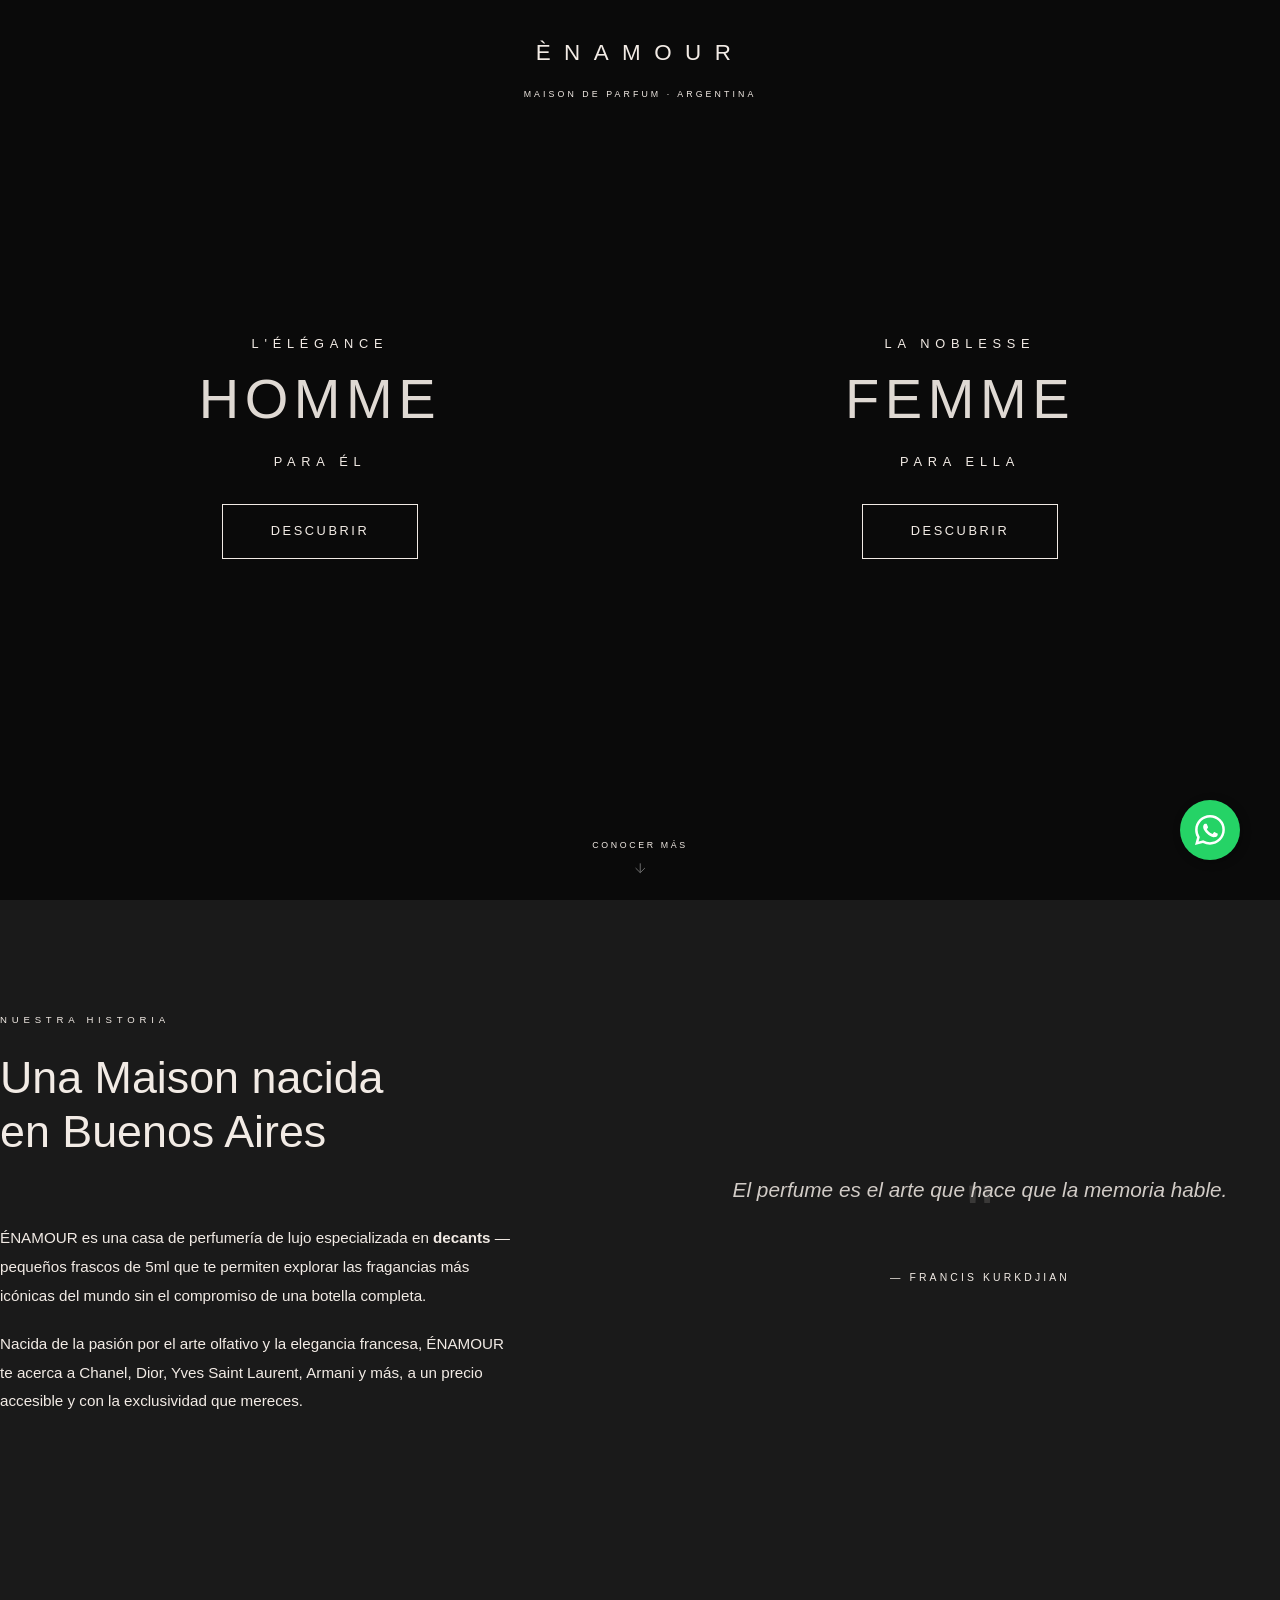
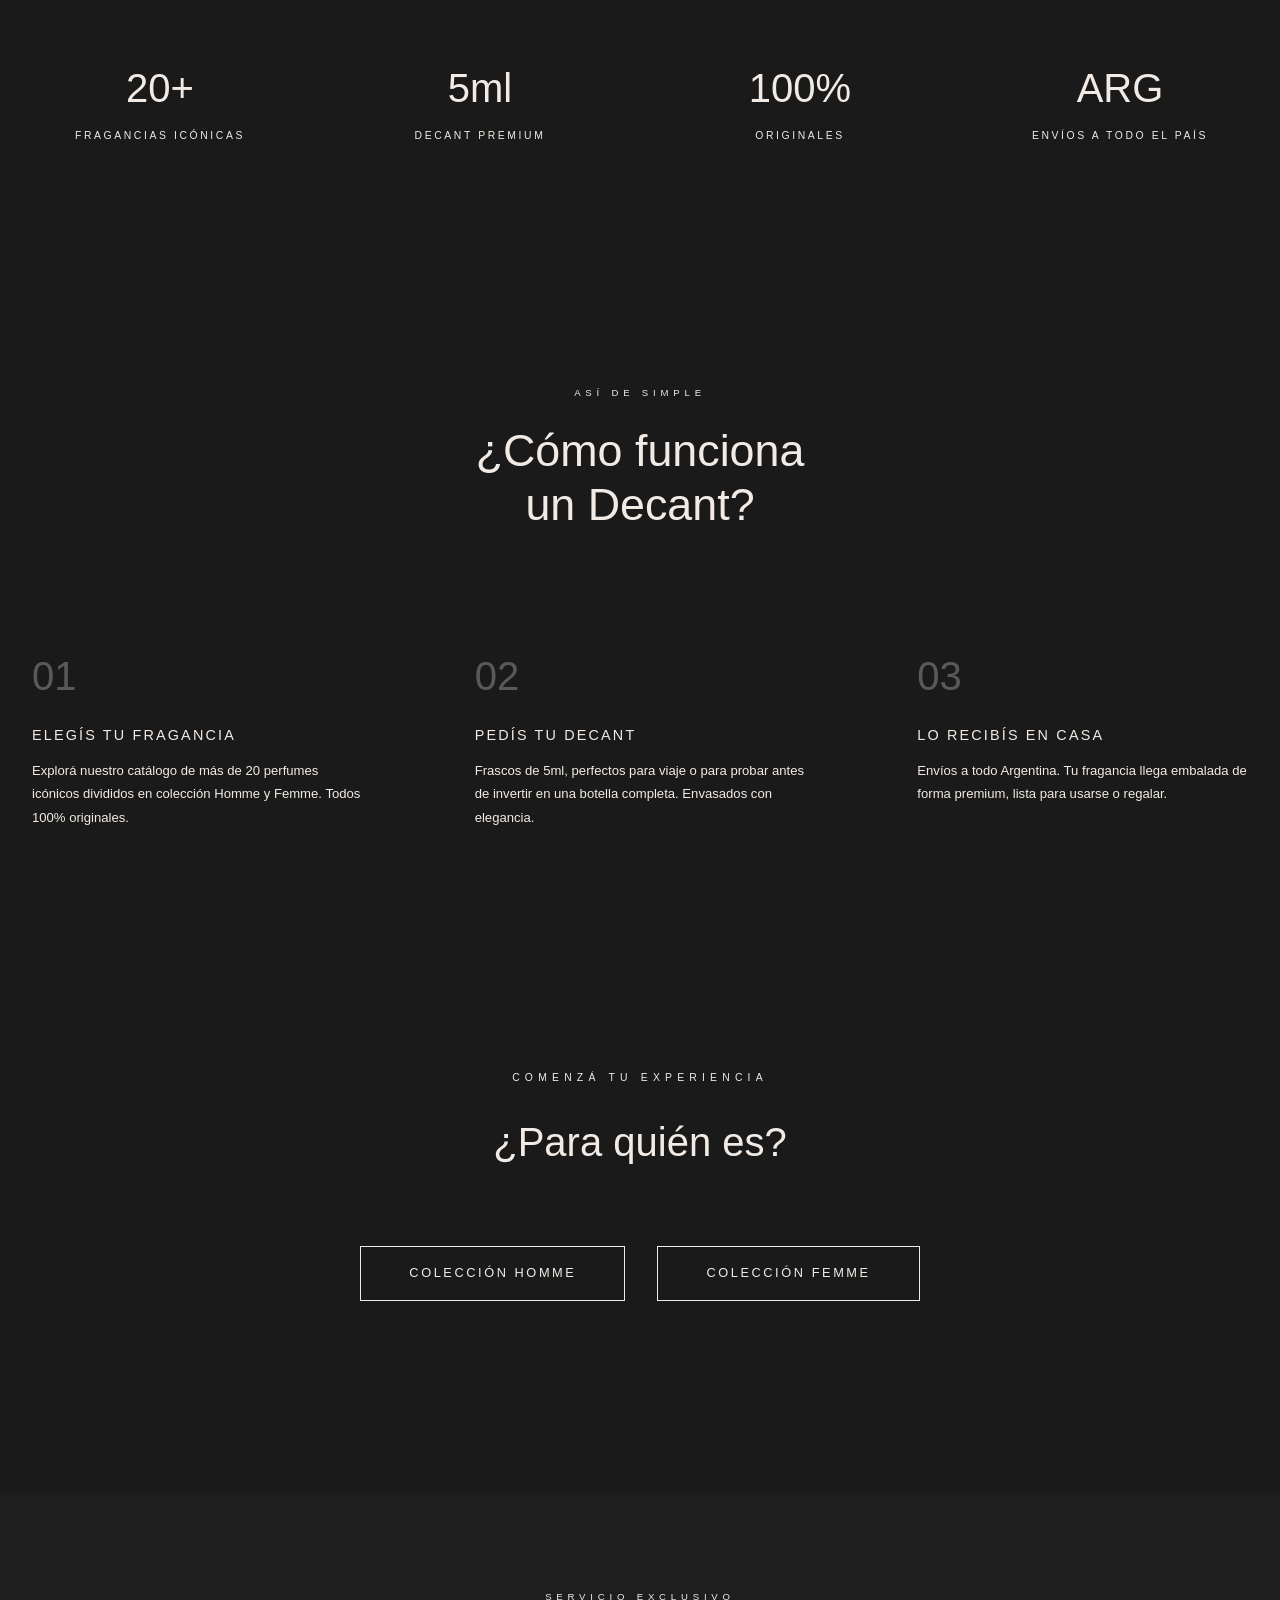
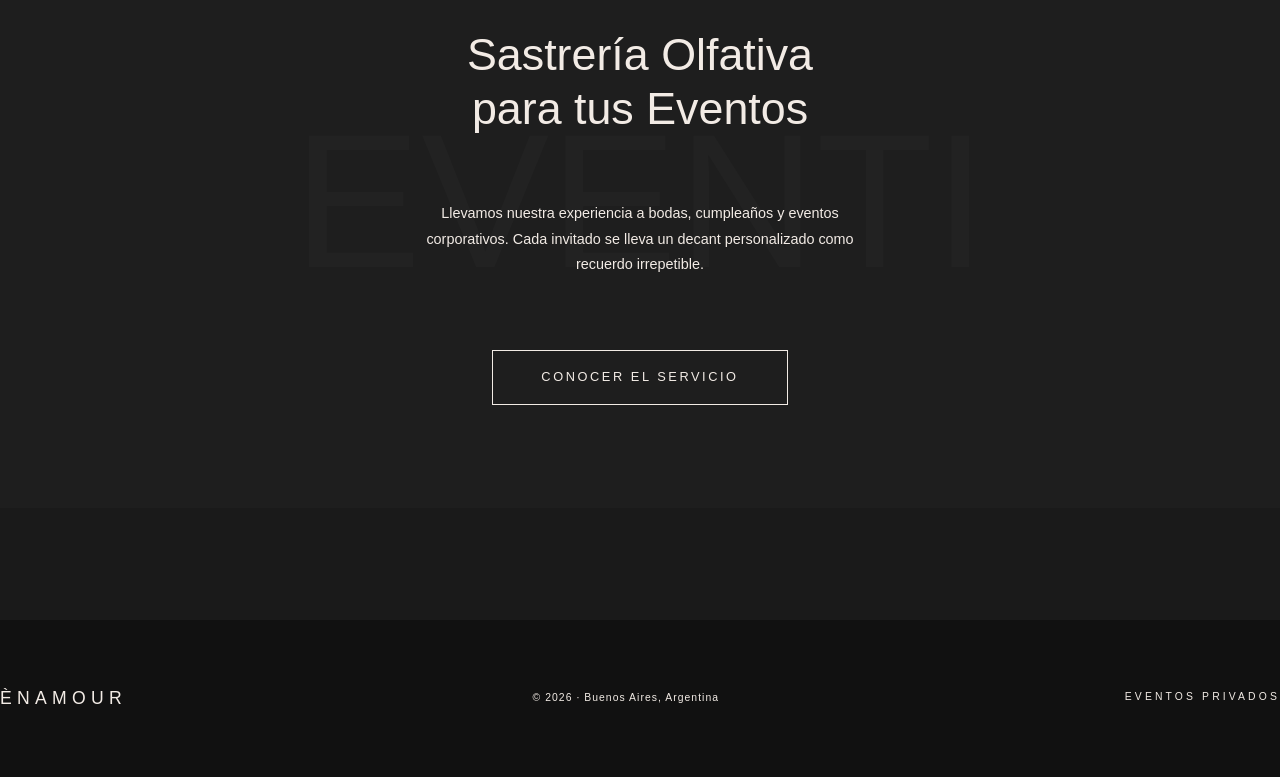
<file: index_backup.html>
<!DOCTYPE html>
<html lang="es">
<head>
    <meta charset="UTF-8">
    <meta name="viewport" content="width=device-width, initial-scale=1.0">
    <title>Maison ÉNAMOUR | Sastrería Olfativa de Lujo</title>
    <meta name="description" content="ÉNAMOUR - Decants de perfumes de lujo en Argentina. Fragancias internacionales de Chanel, Dior, YSL y más. Desde $11.600 ARS.">
    <link rel="stylesheet" href="css/styles.css">
    <style>

        /* ============================================================
           HERO SPLIT (primera pantalla)
        ============================================================ */
        .hero-wrapper {
            height: 100vh;
            display: flex;
            flex-direction: column;
            position: relative;
        }

        .split-container {
            display: flex;
            flex: 1;
            overflow: hidden;
        }

        .split-side {
            position: relative;
            flex: 1;
            display: flex;
            flex-direction: column;
            justify-content: center;
            align-items: center;
            transition: flex 0.8s cubic-bezier(0.7, 0, 0.3, 1);
            background-size: cover;
            background-position: center;
            cursor: pointer;
        }
        .split-side::after {
            content: '';
            position: absolute; top: 0; left: 0;
            width: 100%; height: 100%;
            background: rgba(0,0,0,0.62);
            transition: background 0.5s ease;
        }
        .split-side:hover::after { background: rgba(0,0,0,0.3); }
        .split-side:hover { flex: 1.4; }
        .split-content {
            position: relative;
            z-index: 2;
            text-align: center;
            padding: 2rem;
        }
        .split-title {
            font-family: var(--font-heading);
            font-size: 3.5rem;
            font-weight: 400;
            letter-spacing: 0.1em;
            text-transform: uppercase;
            margin-bottom: 0.5rem;
            opacity: 0.92;
        }
        .split-subtitle {
            font-size: 0.8rem;
            text-transform: uppercase;
            letter-spacing: 0.45em;
            color: var(--color-text-muted);
        }
        .side-homme .split-title { color: var(--color-gold); }
        .side-femme .split-title { color: var(--color-champagne); }

        .btn-luxury {
            display: inline-block;
            padding: 1rem 3rem;
            margin-top: 2rem;
            border: 1px solid currentColor;
            font-size: 0.8rem;
            letter-spacing: 0.2em;
            text-transform: uppercase;
            position: relative;
            overflow: hidden;
            z-index: 1;
            transition: color 0.4s ease;
        }
        .btn-luxury::before {
            content: '';
            position: absolute;
            top: 0; left: -100%;
            width: 100%; height: 100%;
            background: var(--color-text);
            transition: all 0.4s ease;
            z-index: -1;
        }
        .btn-luxury:hover::before { left: 0; }
        .btn-luxury:hover { color: var(--color-bg); }

        /* Divider down-arrow */
        .scroll-cue {
            position: absolute;
            bottom: 1.5rem;
            left: 50%;
            transform: translateX(-50%);
            z-index: 20;
            display: flex;
            flex-direction: column;
            align-items: center;
            gap: 0.5rem;
            animation: bounce 2s infinite;
        }
        .scroll-cue span {
            font-size: 0.55rem;
            letter-spacing: 0.3em;
            text-transform: uppercase;
            color: var(--color-text-muted);
        }
        .scroll-cue svg { opacity: 0.4; }
        @keyframes bounce {
            0%, 100% { transform: translateX(-50%) translateY(0); }
            50% { transform: translateX(-50%) translateY(6px); }
        }

        /* ============================================================
           BRAND LOGO OVERLAY
        ============================================================ */
        .brand-overlay {
            position: absolute;
            top: 2.2rem;
            left: 50%;
            transform: translateX(-50%);
            z-index: 30;
            text-align: center;
            pointer-events: none;
        }
        .brand-overlay h2 {
            font-family: var(--font-heading);
            font-size: 1.4rem;
            font-weight: 400;
            letter-spacing: 0.6em;
            text-transform: uppercase;
            border-bottom: 1px solid var(--color-gold);
            padding-bottom: 0.5rem;
        }
        .brand-overlay p {
            font-size: 0.55rem;
            letter-spacing: 0.35em;
            color: var(--color-text-muted);
            margin-top: 0.5rem;
            text-transform: uppercase;
        }

        /* ============================================================
           INFORMATIONAL SECTIONS
        ============================================================ */
        .info-section {
            padding: 7rem 0;
            position: relative;
        }

        .info-section + .info-section {
            border-top: 1px solid var(--color-border);
        }

        .section-eyebrow {
            font-size: 0.6rem;
            letter-spacing: 0.5em;
            text-transform: uppercase;
            color: var(--color-gold);
            margin-bottom: 1.5rem;
        }

        .section-headline {
            font-family: var(--font-heading);
            font-size: 2.8rem;
            font-weight: 400;
            line-height: 1.2;
            margin-bottom: 1.5rem;
        }

        .section-body {
            font-size: 0.95rem;
            color: var(--color-text-muted);
            line-height: 1.9;
            max-width: 520px;
        }

        .two-col {
            display: grid;
            grid-template-columns: 1fr 1fr;
            gap: 5rem;
            align-items: center;
        }

        .three-col {
            display: grid;
            grid-template-columns: repeat(3, 1fr);
            gap: 3rem;
            margin-top: 4rem;
        }

        .feature-card {
            border: 1px solid var(--color-border);
            padding: 3rem 2rem;
            transition: border-color 0.4s ease;
        }
        .feature-card:hover { border-color: var(--color-gold); }

        .feature-num {
            font-family: var(--font-heading);
            font-size: 2.5rem;
            color: var(--color-gold);
            opacity: 0.3;
            margin-bottom: 1rem;
        }

        .feature-title {
            font-size: 0.9rem;
            letter-spacing: 0.15em;
            text-transform: uppercase;
            margin-bottom: 0.75rem;
        }

        .feature-desc {
            font-size: 0.82rem;
            color: var(--color-text-muted);
            line-height: 1.8;
        }

        /* Divider */
        .divider-gold {
            width: 60px;
            height: 1px;
            background: var(--color-gold);
            margin: 2rem 0;
        }

        /* Stats strip */
        .stats-strip {
            display: grid;
            grid-template-columns: repeat(4, 1fr);
            gap: 0;
            border: 1px solid var(--color-border);
            margin: 5rem 0;
        }
        .stat-item {
            padding: 3rem 2rem;
            text-align: center;
            border-right: 1px solid var(--color-border);
            transition: background 0.3s ease;
        }
        .stat-item:last-child { border-right: none; }
        .stat-item:hover { background: rgba(212, 175, 55, 0.03); }
        .stat-num {
            font-family: var(--font-heading);
            font-size: 2.5rem;
            color: var(--color-gold);
        }
        .stat-label {
            font-size: 0.65rem;
            letter-spacing: 0.25em;
            text-transform: uppercase;
            color: var(--color-text-muted);
            margin-top: 0.5rem;
        }

        /* CTA Bar */
        .cta-bar {
            text-align: center;
            padding: 5rem 0;
            border-top: 1px solid var(--color-border);
            border-bottom: 1px solid var(--color-border);
            margin-bottom: 7rem;
        }

        /* Event Teaser */
        .event-strip {
            position: relative;
            text-align: center;
            padding: 6rem;
            background: rgba(255,255,255,0.02);
            border: 1px solid var(--color-border);
            margin-bottom: 7rem;
            overflow: hidden;
        }
        .event-strip::before {
            content: "EVENTI";
            position: absolute;
            font-family: var(--font-heading);
            font-size: 12rem;
            color: rgba(255,255,255,0.02);
            top: 50%; left: 50%;
            transform: translate(-50%,-50%);
            white-space: nowrap;
            pointer-events: none;
        }

        /* Footer */
        .site-footer {
            padding: 4rem 0;
            border-top: 1px solid var(--color-border);
            display: flex;
            justify-content: space-between;
            align-items: center;
        }

        /* Scroll reveal animation */
        .fade-up {
            opacity: 0;
            transform: translateY(30px);
            transition: opacity 0.8s ease, transform 0.8s ease;
        }
        .fade-up.visible {
            opacity: 1;
            transform: translateY(0);
        }

        /* Event access link */
        .event-access {
            display: block;
            text-align: center;
            font-size: 0.65rem;
            letter-spacing: 0.3em;
            text-transform: uppercase;
            color: var(--color-text-muted);
            border-bottom: 1px solid transparent;
            padding-bottom: 2px;
            transition: all 0.3s ease;
            margin-top: 0.5rem;
        }
        .event-access:hover {
            color: var(--color-text);
            border-bottom-color: var(--color-text);
        }

        @media (max-width: 768px) {
            .two-col, .three-col { grid-template-columns: 1fr; gap: 2.5rem; }
            .stats-strip { grid-template-columns: 1fr 1fr; }
            .section-headline { font-size: 2rem; }
        }
    </style>
</head>
<body>

    <!-- ===== HERO ===== -->
    <div class="hero-wrapper" id="hero">

        <!-- Logo centrado -->
        <div class="brand-overlay">
            <h2>ÈNAMOUR</h2>
            <p>Maison de Parfum · Argentina</p>
        </div>

        <!-- Split Homme / Femme -->
        <div class="split-container">
            <section class="split-side side-homme reveal" onclick="location.href='homme.html'">
                <div class="split-content">
                    <p class="split-subtitle">L'Élégance</p>
                    <h1 class="split-title">Homme</h1>
                    <p class="split-subtitle" style="margin-top: 0.5rem;">Para él</p>
                    <a href="homme.html" class="btn-luxury" style="color: var(--color-gold);">Descubrir</a>
                </div>
            </section>

            <section class="split-side side-femme reveal" onclick="location.href='femme.html'" style="animation-delay: 0.2s;">
                <div class="split-content">
                    <p class="split-subtitle">La Noblesse</p>
                    <h1 class="split-title">Femme</h1>
                    <p class="split-subtitle" style="margin-top: 0.5rem;">Para ella</p>
                    <a href="femme.html" class="btn-luxury" style="color: var(--color-champagne);">Descubrir</a>
                </div>
            </section>
        </div>

        <!-- Scroll cue -->
        <div class="scroll-cue">
            <span>Conocer más</span>
            <svg width="16" height="16" viewBox="0 0 24 24" fill="none" stroke="white" stroke-width="1.5">
                <path d="M12 5v14M5 12l7 7 7-7"/>
            </svg>
        </div>
    </div>

    <!-- ===== SECCIÓN 1: Qué es ÉNAMOUR ===== -->
    <section class="info-section container" id="sobre-nosotros">
        <div class="two-col">
            <div class="fade-up">
                <p class="section-eyebrow">Nuestra Historia</p>
                <h2 class="section-headline">Una Maison nacida<br>en Buenos Aires</h2>
                <div class="divider-gold"></div>
                <p class="section-body">
                    ÉNAMOUR es una casa de perfumería de lujo especializada en <strong>decants</strong> —
                    pequeños frascos de 5ml que te permiten explorar las fragancias más icónicas del mundo
                    sin el compromiso de una botella completa.
                </p>
                <p class="section-body" style="margin-top: 1.2rem;">
                    Nacida de la pasión por el arte olfativo y la elegancia francesa, 
                    ÉNAMOUR te acerca a Chanel, Dior, Yves Saint Laurent, Armani y más, 
                    a un precio accesible y con la exclusividad que mereces.
                </p>
            </div>
            <div class="fade-up" style="transition-delay: 0.2s;">
                <!-- Decorative element -->
                <div style="border: 1px solid var(--color-border); height: 380px; display: flex; flex-direction: column; justify-content: center; align-items: center; gap: 2rem; position: relative;">
                    <div style="font-family: var(--font-heading); font-size: 5rem; color: var(--color-gold); opacity: 0.15; position: absolute;">"</div>
                    <p style="font-family: var(--font-heading); font-style: italic; font-size: 1.3rem; text-align: center; padding: 2rem; opacity: 0.85; position: relative; z-index: 1;">
                        El perfume es el arte que hace que la memoria hable.
                    </p>
                    <p style="font-size: 0.65rem; letter-spacing: 0.3em; text-transform: uppercase; color: var(--color-text-muted); position: relative;">— Francis Kurkdjian</p>
                </div>
            </div>
        </div>
    </section>

    <!-- ===== STATS ===== -->
    <div class="container fade-up">
        <div class="stats-strip">
            <div class="stat-item">
                <p class="stat-num">20+</p>
                <p class="stat-label">Fragancias Icónicas</p>
            </div>
            <div class="stat-item">
                <p class="stat-num">5ml</p>
                <p class="stat-label">Decant Premium</p>
            </div>
            <div class="stat-item">
                <p class="stat-num">100%</p>
                <p class="stat-label">Originales</p>
            </div>
            <div class="stat-item">
                <p class="stat-num">ARG</p>
                <p class="stat-label">Envíos a Todo el País</p>
            </div>
        </div>
    </div>

    <!-- ===== SECCIÓN 2: Cómo funciona ===== -->
    <section class="info-section container" id="como-funciona">
        <div class="fade-up" style="text-align: center; max-width: 600px; margin: 0 auto 1rem;">
            <p class="section-eyebrow">Así de simple</p>
            <h2 class="section-headline">¿Cómo funciona<br>un Decant?</h2>
        </div>
        <div class="three-col">
            <div class="feature-card fade-up">
                <p class="feature-num">01</p>
                <p class="feature-title">Elegís tu fragancia</p>
                <p class="feature-desc">Explorá nuestro catálogo de más de 20 perfumes icónicos divididos en colección Homme y Femme. Todos 100% originales.</p>
            </div>
            <div class="feature-card fade-up" style="transition-delay: 0.15s;">
                <p class="feature-num">02</p>
                <p class="feature-title">Pedís tu Decant</p>
                <p class="feature-desc">Frascos de 5ml, perfectos para viaje o para probar antes de invertir en una botella completa. Envasados con elegancia.</p>
            </div>
            <div class="feature-card fade-up" style="transition-delay: 0.3s;">
                <p class="feature-num">03</p>
                <p class="feature-title">Lo recibís en casa</p>
                <p class="feature-desc">Envíos a todo Argentina. Tu fragancia llega embalada de forma premium, lista para usarse o regalar.</p>
            </div>
        </div>
    </section>

    <!-- ===== CTA ===== -->
    <div class="container">
        <div class="cta-bar fade-up">
            <p style="font-size: 0.65rem; letter-spacing: 0.5em; text-transform: uppercase; color: var(--color-text-muted); margin-bottom: 1.5rem;">Comenzá tu experiencia</p>
            <h2 style="font-family: var(--font-heading); font-size: 2.5rem; font-weight: 400; margin-bottom: 2.5rem;">¿Para quién es?</h2>
            <div style="display: flex; gap: 2rem; justify-content: center; flex-wrap: wrap;">
                <a href="homme.html" class="btn-luxury" style="color: var(--color-gold);">Colección Homme</a>
                <a href="femme.html" class="btn-luxury" style="color: var(--color-champagne);">Colección Femme</a>
            </div>
        </div>
    </div>

    <!-- ===== EVENTOS ===== -->
    <div class="container">
        <div class="event-strip fade-up">
            <p class="section-eyebrow">Servicio exclusivo</p>
            <h2 class="section-headline" style="max-width: 500px; margin: 1rem auto;">Sastrería Olfativa<br>para tus Eventos</h2>
            <div class="divider-gold" style="margin: 2rem auto;"></div>
            <p style="color: var(--color-text-muted); max-width: 480px; margin: 0 auto 2.5rem; line-height: 1.8; font-size: 0.9rem;">
                Llevamos nuestra experiencia a bodas, cumpleaños y eventos corporativos. 
                Cada invitado se lleva un decant personalizado como recuerdo irrepetible.
            </p>
            <a href="eventos.html" class="btn-luxury" style="color: var(--color-text);">Conocer el servicio</a>
        </div>
    </div>

    <!-- ===== FOOTER ===== -->
    <footer class="container site-footer">
        <p style="font-family: var(--font-heading); font-size: 1.1rem; letter-spacing: 0.3em;">ÈNAMOUR</p>
        <p style="font-size: 0.65rem; color: var(--color-text-muted); letter-spacing: 0.1em;">© 2026 · Buenos Aires, Argentina</p>
        <a href="eventos.html" class="event-access" style="margin-top: 0;">Eventos Privados</a>
    </footer>

    <script>
        // Scroll reveal
        const observer = new IntersectionObserver((entries) => {
            entries.forEach(entry => {
                if (entry.isIntersecting) {
                    entry.target.classList.add('visible');
                }
            });
        }, { threshold: 0.1 });

        document.querySelectorAll('.fade-up').forEach(el => observer.observe(el));
    </script>
    <!-- Botón Flotante de WhatsApp para conectar con el Agente Concierge -->
    <a href="https://wa.me/5491178285444?text=Bonjour,%20monsieur!%20Me%20gustar%C3%ADa%20recibir%20asesoramiento%20de%20su%20Concierge."
        class="whatsapp-float" target="_blank" title="Habla con nuestro Concierge">
        <svg xmlns="http://www.w3.org/2000/svg" width="30" height="30" fill="currentColor" viewBox="0 0 16 16">
            <path
                d="M13.601 2.326A7.854 7.854 0 0 0 7.994 0C3.627 0 .068 3.558.064 7.926c-.003 1.396.366 2.76 1.062 3.961L0 16l4.204-1.102a7.933 7.933 0 0 0 3.79.965h.004c4.368 0 7.926-3.558 7.93-7.93A7.898 7.898 0 0 0 13.6 2.326zM7.994 14.521a6.573 6.573 0 0 1-3.356-.92l-.24-.144-2.494.654.666-2.433-.156-.251a6.56 6.56 0 0 1-1.007-3.505c.004-3.639 2.961-6.592 6.608-6.592a6.56 6.56 0 0 1 4.66 1.932 6.557 6.557 0 0 1 1.928 4.66c-.004 3.639-2.961 6.592-6.608 6.592z" />
            <path
                d="M11.846 9.771c-.192-.096-1.139-.563-1.315-.628-.176-.065-.304-.096-.432.096-.128.192-.496.628-.608.761-.112.132-.224.148-.416.052-.192-.096-.81-.299-1.543-.953-.574-.51-1.033-1.144-1.155-1.336-.121-.192-.013-.296.083-.392.087-.087.192-.224.288-.336.096-.112.128-.192.192-.32.064-.128.032-.24-.016-.336-.048-.096-.432-1.04-.592-1.424-.156-.375-.316-.324-.432-.33-.112-.005-.24-.006-.368-.006-.128 0-.336.048-.512.24-.176.192-.672.656-.672 1.596 0 .94.688 1.848.784 1.976.096.128 1.352 2.066 3.276 2.888.456.195.812.312 1.09.4.458.146.875.125 1.204.076.366-.055 1.139-.465 1.3-.914.16-.448.16-.832.112-.914-.048-.082-.176-.128-.368-.224z" />
        </svg>
    </a>
</body>
</html>
</file>
<file: css/styles.css>
/* Variables de Paleta Cromática - Brandbook ÉNAMOURE */
        :root {
            --nuit-parisienne: #1A1A1A;
            --blanc-creme: #F2EBE5;
            --or-vintage: #D4AF37;
            --rouge-bordeaux: #800020;
            --font-title: 'Playfair Display', serif;
            --font-body: 'Montserrat', sans-serif;
        }

        /* Reset y Base */
        * {
            margin: 0;
            padding: 0;
            box-sizing: border-box;
        }

        body {
            font-family: var(--font-body);
            background-color: var(--nuit-parisienne);
            /* Fondo oscuro por defecto */
            color: var(--blanc-creme);
            line-height: 1.6;
            overflow-x: hidden;
        }

        h1,
        h2,
        h3,
        h4,
        .logo {
            font-family: var(--font-title);
            font-weight: 600;
        }

        a {
            text-decoration: none;
            color: inherit;
        }

        /* Navegación */
        header {
            padding: 2rem 5%;
            display: flex;
            justify-content: space-between;
            align-items: center;
            background-color: transparent;
            position: absolute;
            width: 100%;
            z-index: 10;
        }

        .logo {
            font-size: 2rem;
            letter-spacing: 2px;
            color: var(--blanc-creme);
        }

        nav ul {
            display: flex;
            list-style: none;
            gap: 2rem;
        }

        nav a {
            font-size: 0.9rem;
            text-transform: uppercase;
            letter-spacing: 1px;
            color: var(--blanc-creme);
            transition: color 0.3s ease;
        }

        nav a:hover {
            color: var(--or-vintage);
        }

        /* Hero Section - Oscuro y masculino */
        .hero {
            height: 100vh;
            display: flex;
            flex-direction: column;
            justify-content: center;
            align-items: center;
            text-align: center;
            padding: 0 5%;
            /* Imagen de fondo elegante/masculina con overlay oscuro */
            background: linear-gradient(rgba(26, 26, 26, 0.75), rgba(26, 26, 26, 0.95)), url('../assets/images/hero_background.png') center/cover;
            color: var(--blanc-creme);
        }

        .hero h1 {
            font-size: 4.5rem;
            margin-bottom: 1rem;
            color: var(--or-vintage);
        }

        .hero p {
            font-size: 1.2rem;
            max-width: 650px;
            margin-bottom: 2.5rem;
            font-weight: 300;
            color: #d1d1d1;
        }

        .btn {
            display: inline-block;
            padding: 1rem 2.5rem;
            background-color: var(--or-vintage);
            color: var(--nuit-parisienne);
            text-transform: uppercase;
            letter-spacing: 2px;
            font-size: 0.8rem;
            border: 1px solid var(--or-vintage);
            transition: all 0.3s ease;
            cursor: pointer;
            font-weight: 600;
        }

        .btn:hover {
            background-color: transparent;
            color: var(--or-vintage);
        }

        /* Colecciones (Tipos de Amour) */
        .collections {
            padding: 6rem 5%;
            text-align: center;
            background-color: var(--blanc-creme);
            color: var(--nuit-parisienne);
        }

        .collections h2 {
            font-size: 2.5rem;
            margin-bottom: 4rem;
        }

        .grid {
            display: grid;
            grid-template-columns: repeat(auto-fit, minmax(250px, 1fr));
            gap: 2rem;
        }

        .card {
            background-color: #fff;
            padding: 2.5rem 2rem;
            border: 1px solid rgba(26, 26, 26, 0.1);
            transition: transform 0.3s ease, box-shadow 0.3s ease;
            display: flex;
            flex-direction: column;
            justify-content: space-between;
        }

        .card:hover {
            transform: translateY(-10px);
            box-shadow: 0 15px 30px rgba(0, 0, 0, 0.08);
            border-color: var(--or-vintage);
        }

        .card h3 {
            font-size: 1.5rem;
            margin: 1rem 0;
            color: var(--nuit-parisienne);
        }

        .card p {
            font-size: 0.95rem;
            color: #555;
            margin-bottom: 2rem;
        }

        .btn-card {
            padding: 0.8rem 1.5rem;
            background-color: transparent;
            color: var(--nuit-parisienne);
            border: 1px solid var(--nuit-parisienne);
            text-transform: uppercase;
            font-size: 0.75rem;
            letter-spacing: 1px;
            transition: all 0.3s ease;
            cursor: pointer;
            align-self: center;
        }

        .btn-card:hover {
            background-color: var(--nuit-parisienne);
            color: var(--blanc-creme);
        }

        /* Experiencia Unboxing */
        .experience {
            background-color: var(--nuit-parisienne);
            color: var(--blanc-creme);
            padding: 6rem 5%;
            display: flex;
            align-items: center;
            justify-content: space-between;
            gap: 4rem;
        }

        .experience-content {
            flex: 1;
        }

        .experience-content h2 {
            font-size: 2.5rem;
            margin-bottom: 1.5rem;
            color: var(--or-vintage);
        }

        .experience-content p {
            margin-bottom: 1rem;
            font-weight: 300;
            color: #ccc;
            font-size: 1.05rem;
        }

        .experience-image {
            flex: 1;
            height: 450px;
            /* Imagen oscura de lujo/madera/cuero */
            background: url('../assets/images/experience_bg.png') center/cover;
            border-radius: 4px;
        }

        /* Botón Flotante WhatsApp */
        .whatsapp-float {
            position: fixed;
            width: 60px;
            height: 60px;
            bottom: 40px;
            right: 40px;
            background-color: #25d366;
            color: #FFF;
            border-radius: 50px;
            text-align: center;
            font-size: 30px;
            box-shadow: 2px 2px 10px rgba(0, 0, 0, 0.3);
            z-index: 100;
            display: flex;
            align-items: center;
            justify-content: center;
            transition: transform 0.3s ease;
        }

        .whatsapp-float:hover {
            transform: scale(1.1);
        }

        /* Footer */
        footer {
            text-align: center;
            padding: 3rem 5%;
            background-color: #111;
            color: var(--blanc-creme);
            border-top: 1px solid rgba(255, 255, 255, 0.05);
        }

        @media (max-width: 768px) {
            header {
                flex-direction: column;
                gap: 1rem;
                background-color: var(--nuit-parisienne);
                position: relative;
                padding-bottom: 1.5rem;
            }

            .hero {
                height: 80vh;
            }

            .hero h1 {
                font-size: 3rem;
            }

            .experience {
                flex-direction: column;
            }

            .experience-image {
                width: 100%;
                height: 300px;
            }
        }
</file>
